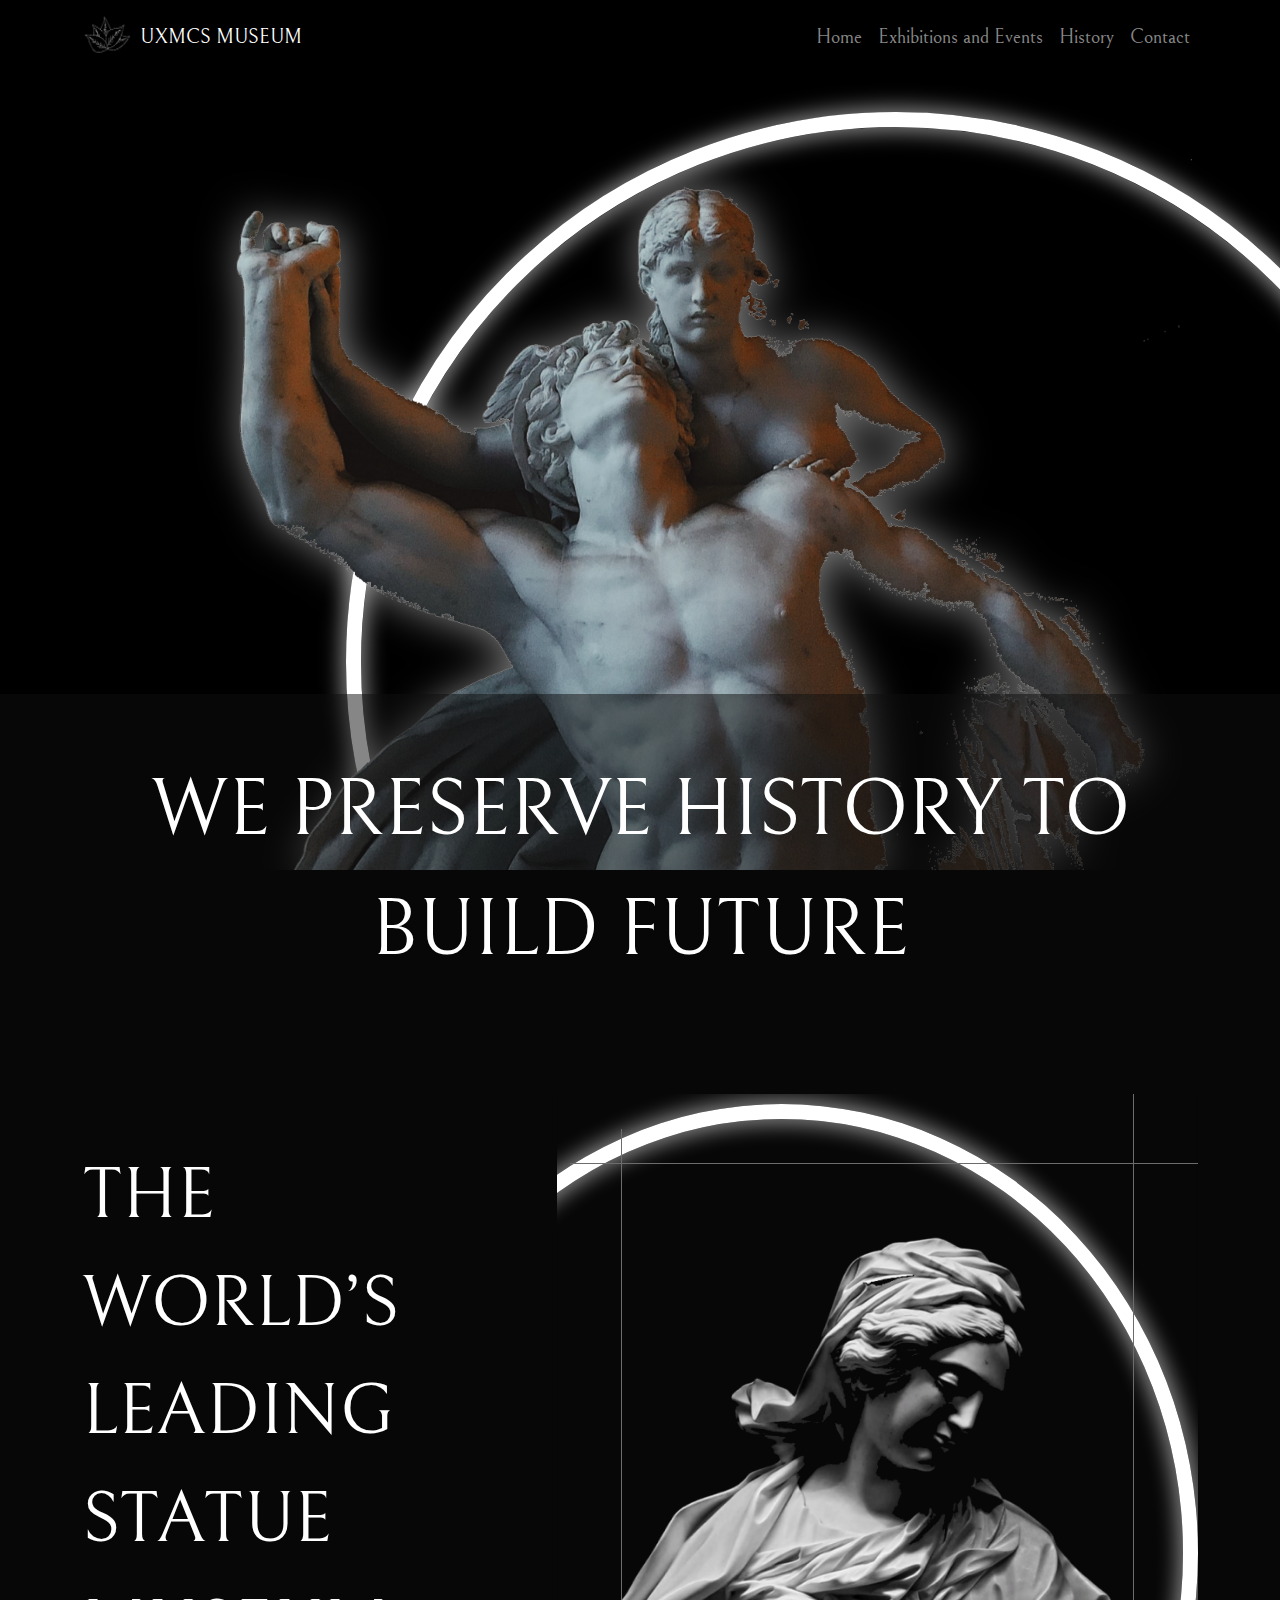
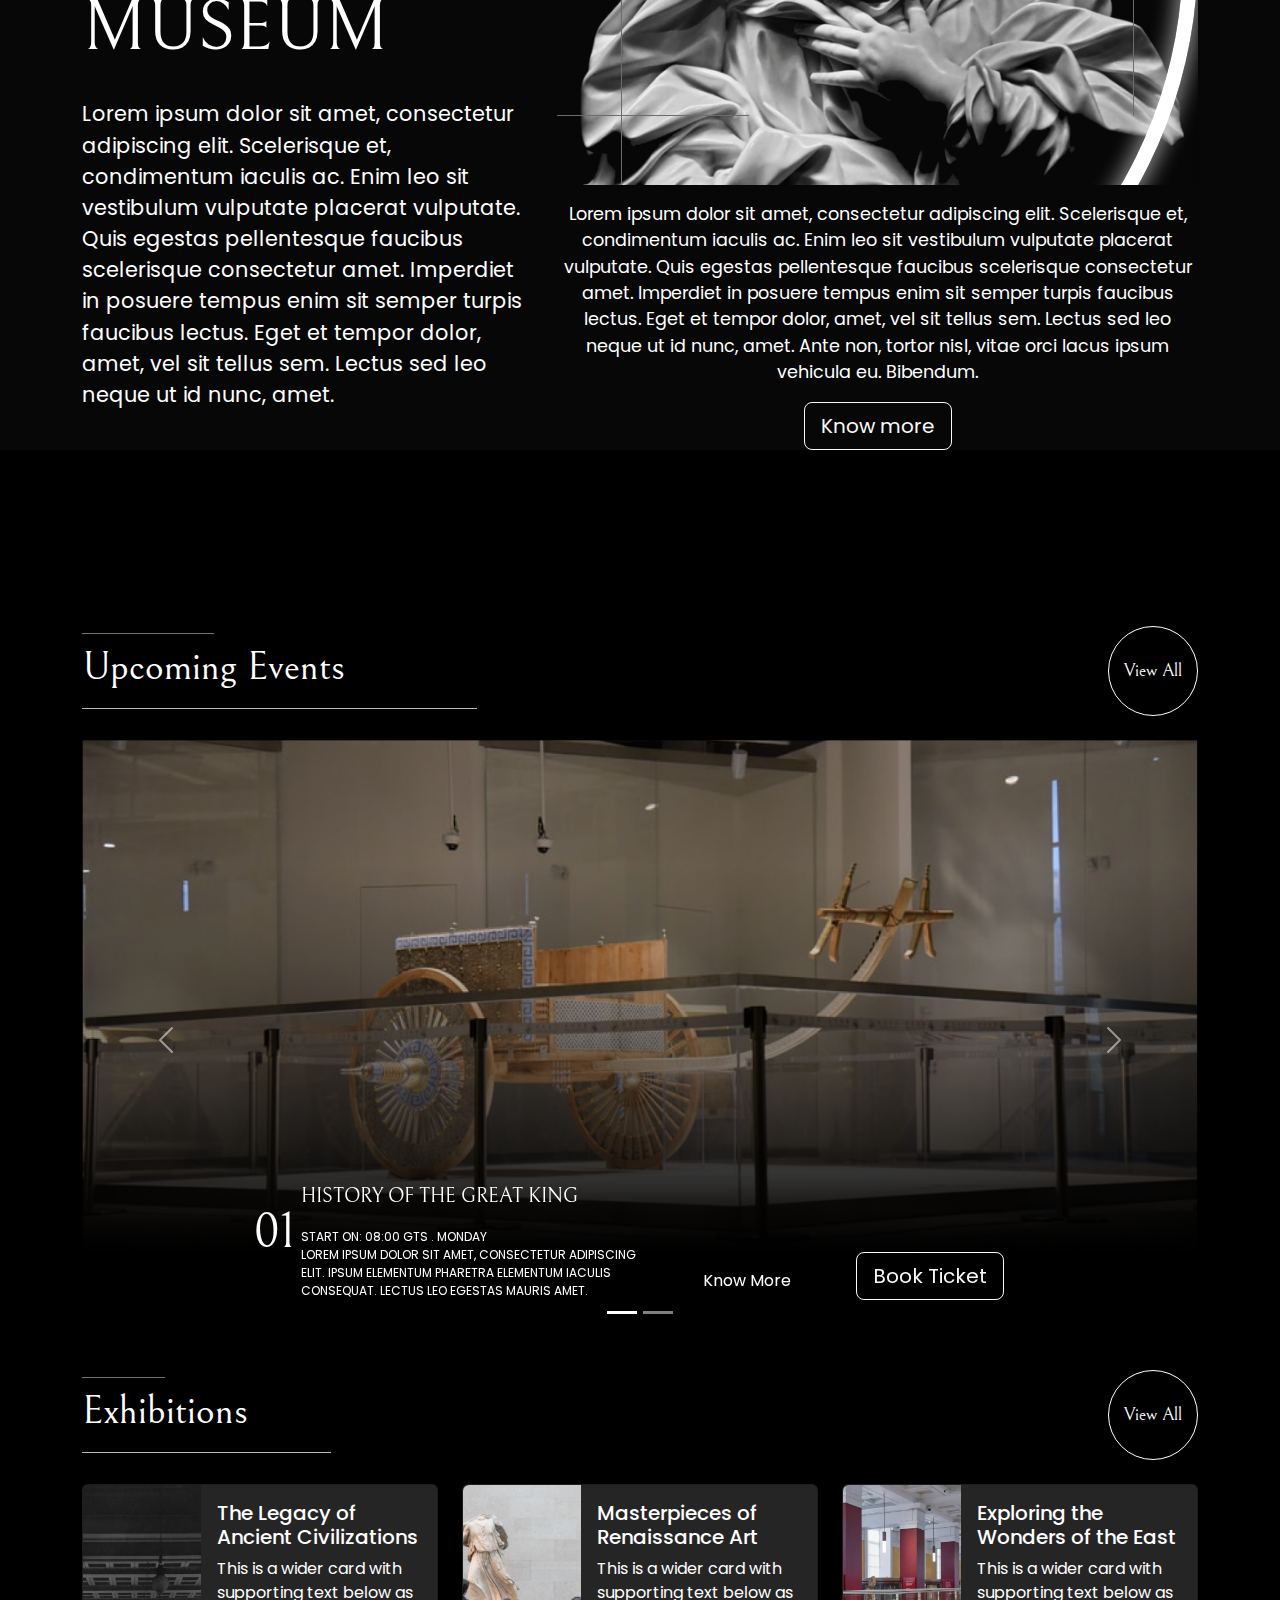
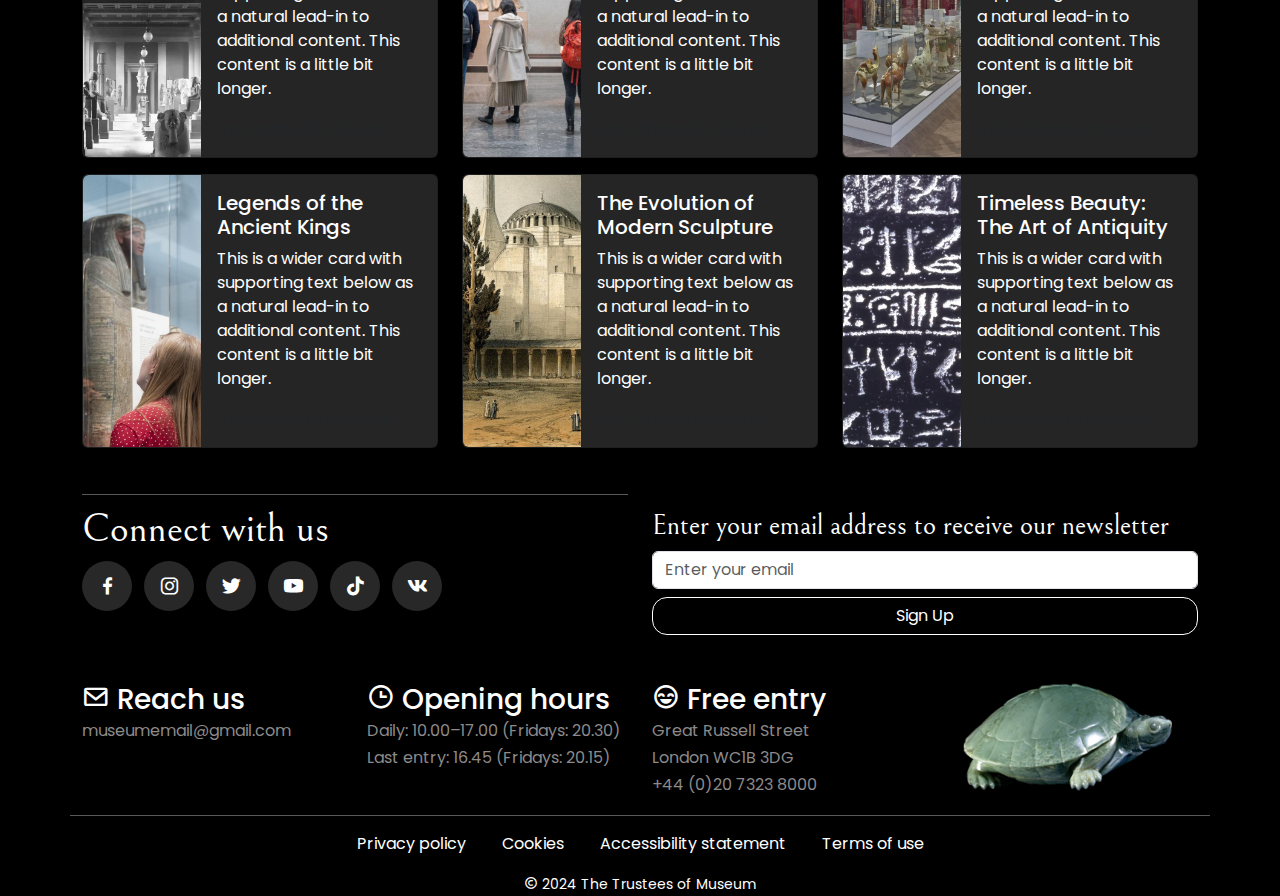
<file: index.html>
<!doctype html>
<html lang="en">
	<head>
		<meta charset="utf-8">
		<meta name="viewport" content="width=device-width, initial-scale=1">
		<title>Museum Home</title>
		<link href="https://cdn.jsdelivr.net/npm/bootstrap@5.3.3/dist/css/bootstrap.min.css" rel="stylesheet" integrity="sha384-QWTKZyjpPEjISv5WaRU9OFeRpok6YctnYmDr5pNlyT2bRjXh0JMhjY6hW+ALEwIH" crossorigin="anonymous">
		<link href='https://unpkg.com/boxicons@2.1.4/css/boxicons.min.css' rel='stylesheet'>
		<link rel="stylesheet" href="css/main.css">
		<link rel="stylesheet" href="css/footer_nav.css">
	</head>
	<body>
		<header>
			<nav class="navbar navbar-expand-lg navbar-dark fixed-top">
                <div class="container">
                    <a class="navbar-brand d-flex align-items-center" href="index.html">
                        <img src="src/Logo.png" alt="Logo" width="50" height="50" class="me-2">
                        UXMCS MUSEUM
                    </a>
                    <button class="navbar-toggler" type="button" data-bs-toggle="collapse" data-bs-target="#navbarNav" aria-controls="navbarNav" aria-expanded="false" aria-label="Toggle navigation">
                        <span class="navbar-toggler-icon"></span>
                    </button>
                    <div class="collapse navbar-collapse" id="navbarNav">
                        <ul class="navbar-nav ms-auto">
                            <li class="nav-item">
                                <a class="nav-link" href="index.html">Home</a>
                            </li>
                            <li class="nav-item">
                                <a class="nav-link" href="exhibitions_and_events.html">Exhibitions and Events</a>
                            </li>
                            <li class="nav-item">
                                <a class="nav-link" href="history.html">History</a>
                            </li>
                            <li class="nav-item">
                                <a class="nav-link" href="contacts.html">Contact</a>
                            </li>
                        </ul>
                    </div>
                </div>
            </nav>
		</header>
		<main>
			<section id="statue">
				<div class="container">
					<div class="header__circle circle"></div>
					<img src="src/header-statue1.png" alt="" class="header__statue">
				</div>
			</section>
			<section id="about">
                <div class="container">
					<div class="intro text-center mb-5">
						WE PRESERVE HISTORY TO <br> BUILD FUTURE
					</div>
					<div class="row">
						<!-- Left side content -->
						<div class="col-lg-5 mb-4 mb-lg-0 pt-5">
							<div class="heading mb-3 ">THE WORLD’S LEADING STATUE MUSEUM</div>
							<div class="text-under-heading">
								Lorem ipsum dolor sit amet, consectetur adipiscing elit. Scelerisque et, condimentum iaculis ac. Enim leo sit vestibulum vulputate placerat vulputate. Quis egestas pellentesque faucibus scelerisque consectetur amet. Imperdiet in posuere tempus enim sit semper turpis faucibus lectus. Eget et tempor dolor, amet, vel sit tellus sem. Lectus sed leo neque ut id nunc, amet.
							</div>
						</div>
			
						<!-- Right side content -->
						<div class="col-lg-7">
							<div class="img-about position-relative">
								<div class="line-1"></div>
								<div class="line-2"></div>
								<div class="line-3"></div>
								<div class="line-4"></div>
								<img src="src/Image 10.png" alt="" class="img-fluid">
								<div class="circle circle_about position-absolute"></div>
							</div>
							<div class="text-under-image mt-3">
								Lorem ipsum dolor sit amet, consectetur adipiscing elit. Scelerisque et, condimentum iaculis ac. Enim leo sit vestibulum vulputate placerat vulputate. Quis egestas pellentesque faucibus scelerisque consectetur amet. Imperdiet in posuere tempus enim sit semper turpis faucibus lectus. Eget et tempor dolor, amet, vel sit tellus sem. Lectus sed leo neque ut id nunc, amet. Ante non, tortor nisl, vitae orci lacus ipsum vehicula eu. Bibendum.
							</div>
							<button type="button" class="btn btn-outline-light btn-lg mt-3" onclick="window.location.href='history.html'">Know more</button>
						</div>
					</div>
				</div>
            </section>
			<section id="events">
				<div class="container">
					<div class="events_heading d-flex justify-content-between align-items-center mb-4">
						<div class="heading_text">
							<div class="heading_line_top"></div>
							<div class="h1">Upcoming Events</div>
							<div class="heading_line_bottom"></div>
						</div>
						<button class="btn btn-dark view" onclick="window.location.href='exhibitions_and_events.html'">View All</button>
					</div>
			
					<div id="carouselExampleCaptions" class="carousel slide">
						<div class="carousel-indicators">
							<button type="button" data-bs-target="#carouselExampleCaptions" data-bs-slide-to="0" class="active" aria-current="true" aria-label="Slide 1"></button>
							<button type="button" data-bs-target="#carouselExampleCaptions" data-bs-slide-to="1" aria-label="Slide 2"></button>
						</div>
						<div class="carousel-inner">
							<div class="carousel-item active">
								<img src="src/slide_1_bg.png" class="d-block w-100" alt="...">
								<div class="carousel-caption  d-md-block">
									<div class="d-grid">
										<div class="info_container">
											<p class="event-number">01</p>
											<div class="inscription">
												<p>HISTORY OF THE GREAT KING</p>
												<div class="date">START ON: 08:00 GTS . MONDAY</div>
												<div class="description d-none d-md-block">
													LOREM IPSUM DOLOR SIT AMET, CONSECTETUR ADIPISCING ELIT. IPSUM ELEMENTUM PHARETRA ELEMENTUM IACULIS CONSEQUAT. LECTUS LEO EGESTAS MAURIS AMET.
												</div>
											</div>
										</div>
										<div class="click_container ms-4">
											<a href="#" class="btn btn-link" target="_blank">Know More</a>
											<button type="button" class="btn btn-outline-light btn-lg mt-3">Book Ticket</button>
										</div>
									</div>
								</div>
							</div>
							<div class="carousel-item">
								<img src="src/slide_2_bg.png" class="d-block w-100" alt="...">
								<div class="carousel-caption  d-md-block">
									<div class="d-grid">
										<div class="info_container">
											<p class="event-number">02</p>
											<div class="inscription">
												<p>HISTORY OF CHINA</p>
												<div class="date">START ON: 12:00 GTS . FRIDAY</div>
												<div class="description d-none d-md-block" >
													LOREM IPSUM DOLOR SIT AMET, CONSECTETUR ADIPISCING ELIT. IPSUM ELEMENTUM PHARETRA ELEMENTUM IACULIS CONSEQUAT. LECTUS LEO EGESTAS MAURIS AMET.
												</div>
											</div>
										</div>
										<div class="click_container ms-4">
											<a href="#" class="btn btn-link" target="_blank">Know More</a>
											<button type="button" class="btn btn-outline-light btn-lg mt-3">Book Ticket</button>
										</div>
									</div>
								</div>
							</div>
						</div>
						<button class="carousel-control-prev" type="button" data-bs-target="#carouselExampleCaptions" data-bs-slide="prev">
							<span class="carousel-control-prev-icon" aria-hidden="true"></span>
							<span class="visually-hidden">Previous</span>
						</button>
						<button class="carousel-control-next" type="button" data-bs-target="#carouselExampleCaptions" data-bs-slide="next">
							<span class="carousel-control-next-icon" aria-hidden="true"></span>
							<span class="visually-hidden">Next</span>
						</button>
					  </div>
				</div>
			</section>
			<section id="exhibitions">
				<div class="container">
					<div class="events_heading d-flex justify-content-between align-items-center mb-4">
						<div class="heading_text">
							<div class="heading_line_top"></div>
							<div class="h1">Exhibitions</div>
							<div class="heading_line_bottom"></div>
						</div>
						<button class="btn btn-dark view" onclick="window.location.href='exhibitions_and_events.html'">View All</button>
					</div>

					<div class="row">
						<div class="col-md-4">
							<div class="card mb-3" style="max-width: 540px;">
								<div class="row g-0">
									<div class="col-lg-4">
										<img src="src/event_full_pictures/image_03.webp" class="img-fluid rounded-start" alt="...">
									</div>
									<div class="col-lg-8">
										<div class="card-body">
										<h5 class="card-title">The Legacy of Ancient Civilizations</h5>
										<p class="card-text">This is a wider card with supporting text below as a natural lead-in to additional content. This content is a little bit longer.</p>
										<p class="card-text"><small class="text-body-secondary">Last updated 3 mins ago</small></p>
										</div>
									</div>
								</div>
							</div>
						</div>
						<div class="col-md-4">
							<div class="card mb-3" style="max-width: 540px;">
								<div class="row g-0">
									<div class="col-lg-4">
										<img src="src/event_full_pictures/image_04.webp" class="img-fluid rounded-start" alt="...">
									</div>
									<div class="col-lg-8">
										<div class="card-body">
										<h5 class="card-title">Masterpieces of Renaissance Art</h5>
										<p class="card-text">This is a wider card with supporting text below as a natural lead-in to additional content. This content is a little bit longer.</p>
										<p class="card-text"><small class="text-body-secondary">Last updated 3 mins ago</small></p>
										</div>
									</div>
								</div>
							</div>
						</div>
						<div class="col-md-4">
							<div class="card mb-3" style="max-width: 540px;">
								<div class="row g-0">
									<div class="col-lg-4">
										<img src="src/event_full_pictures/image_05.webp" class="img-fluid rounded-start" alt="...">
									</div>
									<div class="col-lg-8">
										<div class="card-body">
										<h5 class="card-title">Exploring the Wonders of the East</h5>
										<p class="card-text">This is a wider card with supporting text below as a natural lead-in to additional content. This content is a little bit longer.</p>
										<p class="card-text"><small class="text-body-secondary">Last updated 3 mins ago</small></p>
										</div>
									</div>
								</div>
							</div>
						</div>
						<div class="col-md-4">
							<div class="card mb-3" style="max-width: 540px;">
								<div class="row g-0">
									<div class="col-lg-4">
										<img src="src/event_full_pictures/image_06.webp" class="img-fluid rounded-start" alt="...">
									</div>
									<div class="col-lg-8">
										<div class="card-body">
										<h5 class="card-title">Legends of the Ancient Kings</h5>
										<p class="card-text">This is a wider card with supporting text below as a natural lead-in to additional content. This content is a little bit longer.</p>
										<p class="card-text"><small class="text-body-secondary">Last updated 3 mins ago</small></p>
										</div>
									</div>
								</div>
							</div>
						</div>
						<div class="col-md-4">
							<div class="card mb-3" style="max-width: 540px;">
								<div class="row g-0">
									<div class="col-lg-4">
										<img src="src/event_full_pictures/image_07.webp" class="img-fluid rounded-start" alt="...">
									</div>
									<div class="col-lg-8">
										<div class="card-body">
										<h5 class="card-title">The Evolution of Modern Sculpture</h5>
										<p class="card-text">This is a wider card with supporting text below as a natural lead-in to additional content. This content is a little bit longer.</p>
										<p class="card-text"><small class="text-body-secondary">Last updated 3 mins ago</small></p>
										</div>
									</div>
								</div>
							</div>
						</div>
						<div class="col-md-4">
							<div class="card mb-3" style="max-width: 540px;">
								<div class="row g-0">
									<div class="col-lg-4">
										<img src="src/event_full_pictures/image_08.webp" class="img-fluid rounded-start" alt="...">
									</div>
									<div class="col-lg-8">
										<div class="card-body">
										<h5 class="card-title">Timeless Beauty: The Art of Antiquity</h5>
										<p class="card-text">This is a wider card with supporting text below as a natural lead-in to additional content. This content is a little bit longer.</p>
										<p class="card-text"><small class="text-body-secondary">Last updated 3 mins ago</small></p>
										</div>
									</div>
								</div>
							</div>
						</div>
						
					</div>
				</div>
			</section>
		</main>
		<footer>
			<div class="container">
				<div class="footer_container">
					<div class="row mb-4">
						<!-- Social Media Section -->
						<div class="col-lg-6 mb-4">
							<div class="social_media">
								<p class="h1">Connect with us</p>
								<ul class="list-inline">
									<li class="list-inline-item">
										<a href="">
											<i class='bx bxl-facebook'></i>
										</a>
									</li>
									<li class="list-inline-item">
										<a href="">
											<i class='bx bxl-instagram'></i>
										</a>
									</li>
									<li class="list-inline-item">
										<a href="">
											<i class='bx bxl-twitter'></i>
										</a>
									</li>
									<li class="list-inline-item">
										<a href="">
											<i class='bx bxl-youtube'></i>
										</a>
									</li>
									<li class="list-inline-item">
										<a href="">
											<i class='bx bxl-tiktok'></i>
										</a>
									</li>
									<li class="list-inline-item">
										<a href="">
											<i class='bx bxl-vk'></i>
										</a>
									</li>
								</ul>
							</div>
						</div>
		
						<!-- Newsletter Section -->
						<div class="col-lg-6 mb-4">
							<div class="newsletter">
								<p class="h3 mb-2 mt-3">Enter your email address to receive our newsletter</p>
								<div class="email_container">
									<input type="email" id="email" class="form-control mb-2" placeholder="Enter your email">
									<button id="sign_up" class="btn w-100">Sign Up</button>
								</div>
							</div>
						</div>
					</div>
		
					<!-- Footer Bottom Part -->
					<div class="row text-white footer_bottom">

						<div class="col-md-3 footer_bottom_section">
							<h3><i class='bx bx-envelope'></i> Reach us</h3>
							<p>museumemail@gmail.com</p>
						</div>

						<div class="col-md-3 footer_bottom_section">
							<h3><i class='bx bx-time'></i> Opening hours</h3>
							<p>Daily: 10.00–17.00 (Fridays: 20.30)</p>
							<p>Last entry: 16.45 (Fridays: 20.15)</p>
						</div>

						<div class="col-md-3 footer_bottom_section">
							<h3><i class='bx bx-happy-beaming'></i> Free entry</h3>
							<p>Great Russell Street</p>
							<p>London WC1B 3DG</p>
							<p>+44 (0)20 7323 8000</p>
						</div>
						<div class="col-3 text-center">
							<img src="src/footer-turtle.webp" alt="Turtle Image" class="img-fluid mb-4">
						</div>
					</div>
					<!-- Under Footer Section -->
					<div class="under_footer text-center">
						<div class="links mb-3 mt-3">
							<a href="#" class="mx-3">Privacy policy</a>
							<a href="#" class="mx-3">Cookies</a>
							<a href="#" class="mx-3">Accessibility statement</a>
							<a href="#" class="mx-3">Terms of use</a>
						</div>
						<span><i class='bx bx-copyright'></i> 2024 The Trustees of Museum</span>
					</div>
				</div>
			</div>
		</footer>
		<script src="https://cdn.jsdelivr.net/npm/bootstrap@5.3.3/dist/js/bootstrap.bundle.min.js" integrity="sha384-YvpcrYf0tY3lHB60NNkmXc5s9fDVZLESaAA55NDzOxhy9GkcIdslK1eN7N6jIeHz" crossorigin="anonymous"></script>
	</body>
</html>
</file>
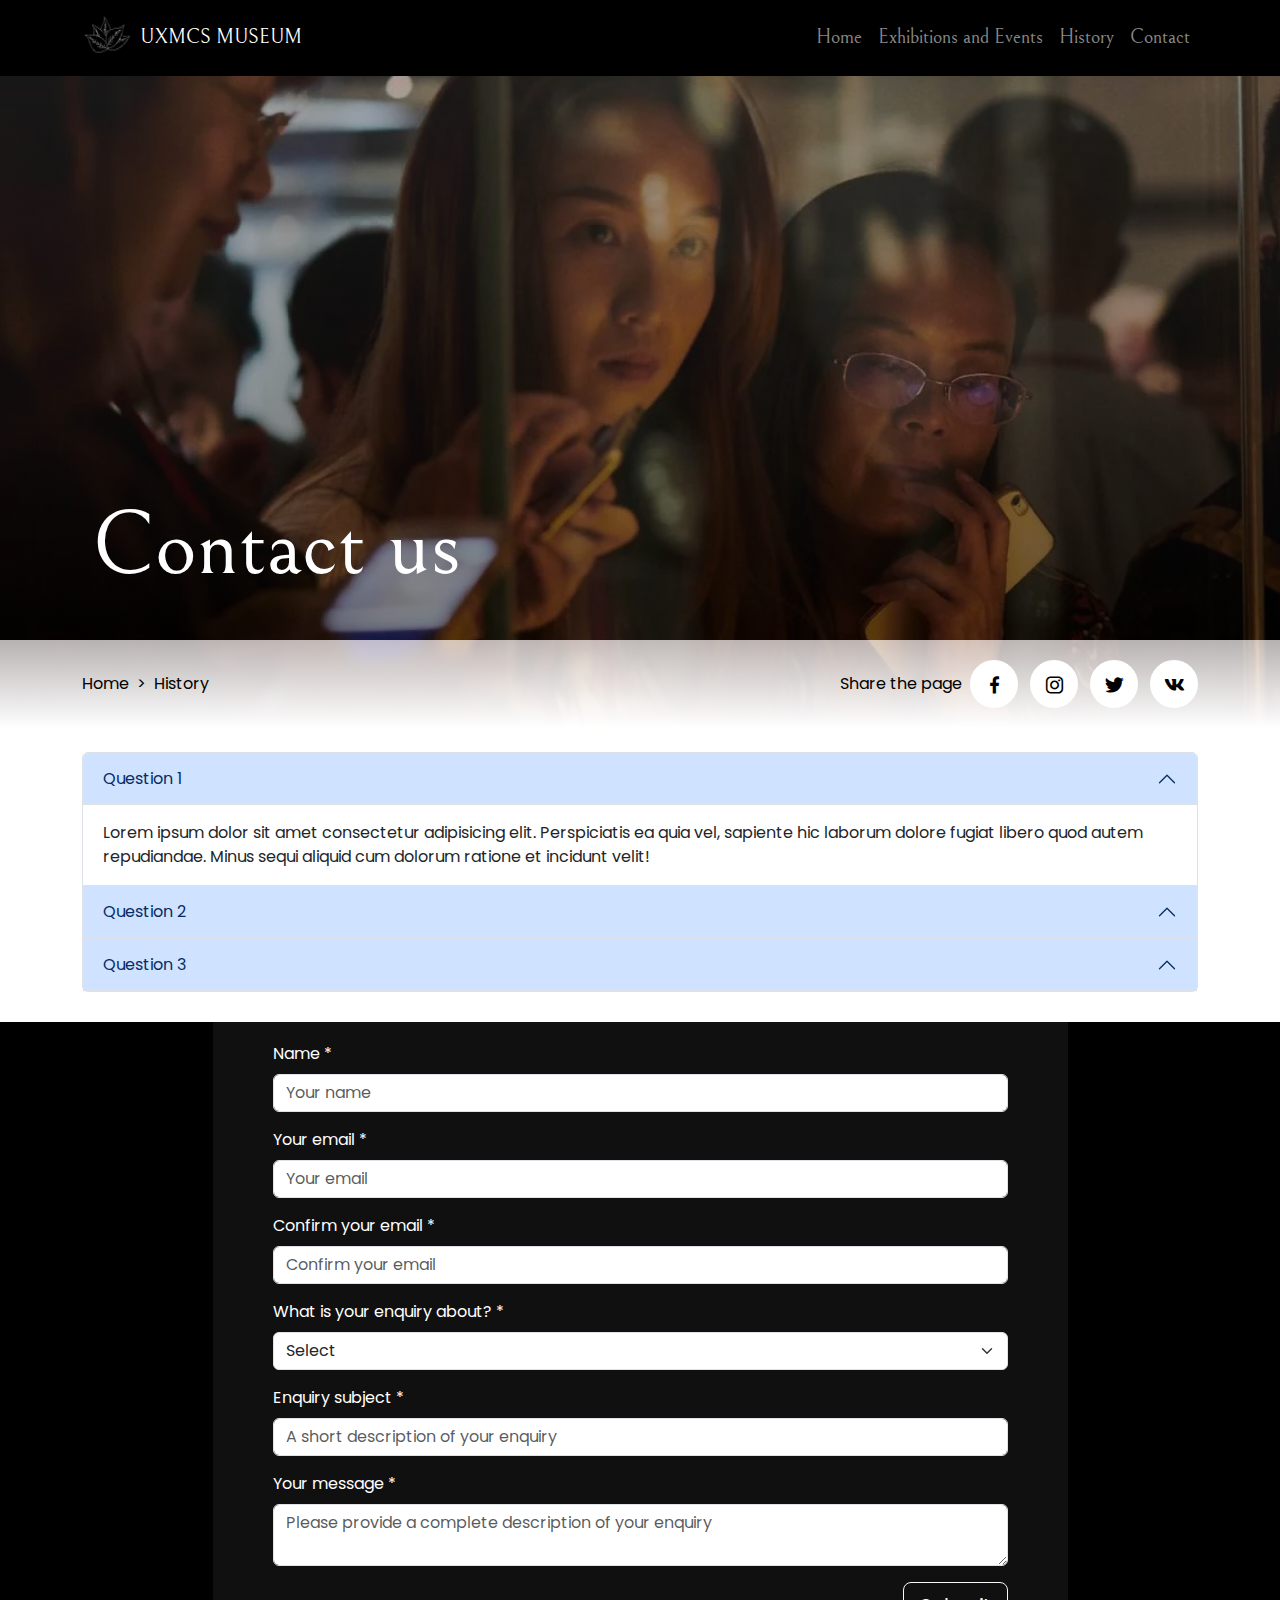
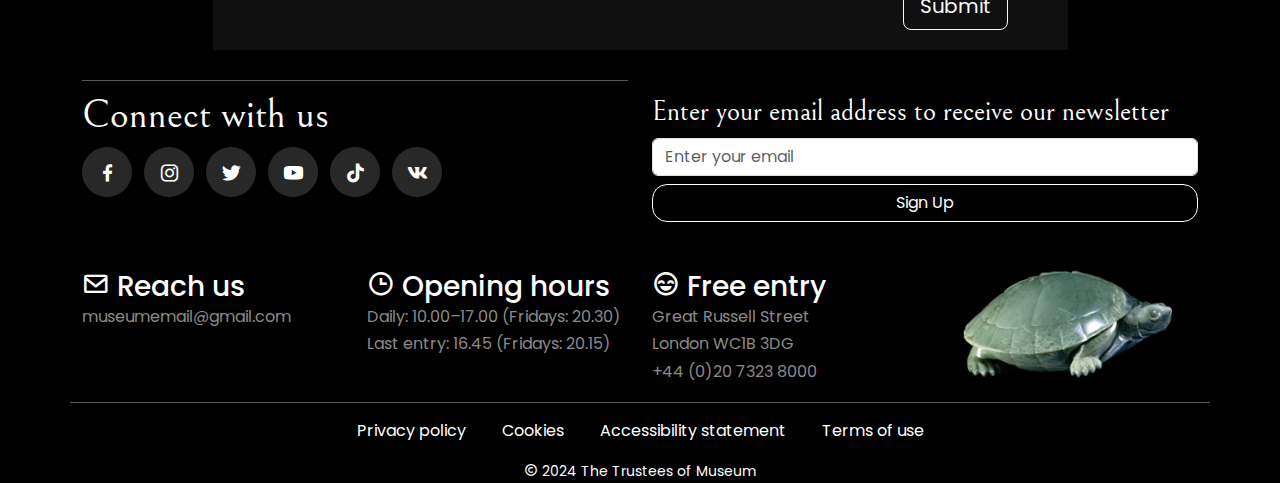
<file: contacts.html>
<!DOCTYPE html>
<html lang="en">
<head>
    <meta charset="utf-8">
	<meta name="viewport" content="width=device-width, initial-scale=1">
	<title>Contact Us</title>
	<link href="https://cdn.jsdelivr.net/npm/bootstrap@5.3.3/dist/css/bootstrap.min.css" rel="stylesheet" integrity="sha384-QWTKZyjpPEjISv5WaRU9OFeRpok6YctnYmDr5pNlyT2bRjXh0JMhjY6hW+ALEwIH" crossorigin="anonymous">
	<link href='https://unpkg.com/boxicons@2.1.4/css/boxicons.min.css' rel='stylesheet'>
	<link rel="stylesheet" href="css/footer_nav.css">
	<link rel="stylesheet" href="css/contact.css">
</head>
<body>
    <header>
        <nav class="navbar navbar-expand-lg navbar-dark fixed-top">
            <div class="container">
                <a class="navbar-brand d-flex align-items-center" href="index.html">
                    <img src="src/Logo.png" alt="Logo" width="50" height="50" class="me-2">
                    UXMCS MUSEUM
                </a>
                <button class="navbar-toggler" type="button" data-bs-toggle="collapse" data-bs-target="#navbarNav" aria-controls="navbarNav" aria-expanded="false" aria-label="Toggle navigation">
                    <span class="navbar-toggler-icon"></span>
                </button>
                <div class="collapse navbar-collapse" id="navbarNav">
                    <ul class="navbar-nav ms-auto">
                        <li class="nav-item">
                            <a class="nav-link" href="index.html">Home</a>
                        </li>
                        <li class="nav-item">
                            <a class="nav-link" href="exhibitions_and_events.html">Exhibitions and Events</a>
                        </li>
                        <li class="nav-item">
                            <a class="nav-link" href="history.html">History</a>
                        </li>
                        <li class="nav-item">
                            <a class="nav-link" href="contacts.html">Contact</a>
                        </li>
                    </ul>
                </div>
            </div>
        </nav>
        <div class="container">
            <div class="header_container">
                <div class="blackout"></div>
                <p>Contact us</p>
            </div>
        </div>
    </header>
    <main>
        <section id="worms">
            <div class="container">
                <div class="row justify-content-between align-items-center">
                    <div class="col-auto">
                        <div class="d-flex align-items-center worms_themselves">
                            <a href="">Home</a>
                            <span class="mx-2">></span>
                            <a href="">History</a>
                        </div>
                    </div>
                    <div class="col-auto d-none d-md-flex">
                        <div class="d-flex align-items-center">
                            <p class="mb-0 me-2">Share the page</p>
                            <ul class="list-inline mb-0">
                                <li class="list-inline-item">
                                    <a href="">
                                        <i class="bx bxl-facebook"></i>
                                    </a>
                                </li>
                                <li class="list-inline-item">
                                    <a href="">
                                        <i class="bx bxl-instagram"></i>
                                    </a>
                                </li>
                                <li class="list-inline-item">
                                    <a href="">
                                        <i class="bx bxl-twitter"></i>
                                    </a>
                                </li>
                                <li class="list-inline-item">
                                    <a href="">
                                        <i class="bx bxl-vk"></i>
                                    </a>
                                </li>
                            </ul>
                        </div>
                    </div>
                </div>
            </div>
        </section>
        <section id="faq">
            <div class="container">
                <div class="faq_container">
                    <span class="heading">FAQs</span>
                    
                    <!-- Accordion -->
                    <div class="accordion" id="accordionExample">
                        <!-- Accordion Item 1 -->
                        <div class="accordion-item">
                            <h2 class="accordion-header" id="headingOne">
                                <button class="accordion-button" type="button" data-bs-toggle="collapse" data-bs-target="#collapseOne" aria-expanded="true" aria-controls="collapseOne">
                                    <span>Question 1</span>
                                </button>
                            </h2>
                            <div id="collapseOne" class="accordion-collapse collapse show" aria-labelledby="headingOne" data-bs-parent="#accordionExample">
                                <div class="accordion-body">
                                    Lorem ipsum dolor sit amet consectetur adipisicing elit. Perspiciatis ea quia vel, sapiente hic laborum dolore fugiat libero quod autem repudiandae. Minus sequi aliquid cum dolorum ratione et incidunt velit!
                                </div>
                            </div>
                        </div>
                        
                        <!-- Accordion Item 2 -->
                        <div class="accordion-item">
                            <h2 class="accordion-header" id="headingTwo">
                                <button class="accordion-button" type="button" data-bs-toggle="collapse" data-bs-target="#collapseTwo" aria-expanded="false" aria-controls="collapseTwo">
                                    <span>Question 2</span>
                                </button>
                            </h2>
                            <div id="collapseTwo" class="accordion-collapse collapse" aria-labelledby="headingTwo" data-bs-parent="#accordionExample">
                                <div class="accordion-body">
                                    Lorem ipsum dolor sit amet consectetur adipisicing elit. At nihil a, dignissimos eos animi possimus labore odit adipisci doloribus reprehenderit sunt tempore soluta dolores repellendus modi deleniti, molestias minima delectus? Ullam provident maxime, totam itaque dolore fuga id qui vitae aspernatur maiores, vero dignissimos dolorem iure explicabo consectetur ratione natus!
                                </div>
                            </div>
                        </div>
                        
                        <!-- Accordion Item 3 -->
                        <div class="accordion-item">
                            <h2 class="accordion-header" id="headingThree">
                                <button class="accordion-button" type="button" data-bs-toggle="collapse" data-bs-target="#collapseThree" aria-expanded="false" aria-controls="collapseThree">
                                    <span>Question 3</span>
                                </button>
                            </h2>
                            <div id="collapseThree" class="accordion-collapse collapse" aria-labelledby="headingThree" data-bs-parent="#accordionExample">
                                <div class="accordion-body">
                                    Lorem ipsum dolor sit amet consectetur adipisicing elit. Ex, quod mollitia sed qui nisi esse nam veniam tempora voluptate tenetur suscipit? In enim consequatur magnam eaque iste corrupti quae error, eligendi quaerat voluptates nihil totam maxime labore? Sint numquam veritatis aliquam ratione, dolores consequatur animi similique. Doloribus, dolore sequi. Beatae laborum totam ipsum, earum rem error ea, similique possimus veritatis, doloribus tenetur. Quos esse nihil adipisci sequi, hic dolor temporibus doloribus porro vel odio fugiat, vero nam nemo earum possimus consectetur. Odit corporis atque ea voluptate iusto nemo? Ipsam deserunt sapiente blanditiis asperiores. Doloremque saepe numquam provident ducimus perferendis facere fugiat, repellat ipsam voluptatibus totam ipsa dignissimos modi minus sapiente aspernatur deserunt beatae eligendi tempora fuga, iusto accusantium quibusdam voluptates voluptas nam! Repellat quis odit nam minus? Fugit mollitia sunt reprehenderit ullam, ab magnam excepturi. Aliquid, mollitia beatae modi maxime quam sit repudiandae quos, cum explicabo placeat, voluptatibus dignissimos. Reprehenderit?
                                </div>
                            </div>
                        </div>
                    </div>
                </div>
            </div>
        </section>
        <section id="mail_form">
            <div class="container">
                <div class="mail_container row justify-content-center">
                    <form id="form_container" class="col-lg-9 d-flex">
                        <div class="mb-3">
                            <label for="name" class="form-label">Name *</label>
                            <input type="text" class="form-control" id="name" placeholder="Your name" required>
                        </div>
        
                        <div class="mb-3">
                            <label for="email_form" class="form-label">Your email *</label>
                            <input type="email" class="form-control" id="email_form" placeholder="Your email" required>
                        </div>
        
                        <div class="mb-3">
                            <label for="email_confirm" class="form-label">Confirm your email *</label>
                            <input type="email" class="form-control" id="email_confirm" placeholder="Confirm your email" required>
                        </div>
        
                        <div class="mb-3">
                            <label for="select_enquiry" class="form-label">What is your enquiry about? *</label>
                            <select class="form-select" id="select_enquiry" required>
                                <option value="" selected>Select</option>
                                <option value="1">Sculpture</option>
                                <option value="2">Visit</option>
                                <option value="3">Product</option>
                                <option value="4">Ticket</option>
                            </select>
                        </div>
        
                        <div class="mb-3">
                            <label for="subject" class="form-label">Enquiry subject *</label>
                            <input type="text" class="form-control" id="subject" placeholder="A short description of your enquiry" required>
                        </div>
        
                        <div class="mb-3">
                            <label for="message" class="form-label">Your message *</label>
                            <textarea class="form-control" id="message" placeholder="Please provide a complete description of your enquiry" required></textarea>
                        </div>
        
                        <button type="submit" class="btn btn-outline-light btn-lg" id="submit">
                            Submit
                        </button>
                    </form>
                </div>
            </div>
        </section>
    </main>
    <footer>
        <div class="container">
            <div class="footer_container">
                <div class="row mb-4">
                    <!-- Social Media Section -->
                    <div class="col-lg-6 mb-4">
                        <div class="social_media">
                            <p class="h1">Connect with us</p>
                            <ul class="list-inline">
                                <li class="list-inline-item">
                                    <a href="">
                                        <i class='bx bxl-facebook'></i>
                                    </a>
                                </li>
                                <li class="list-inline-item">
                                    <a href="">
                                        <i class='bx bxl-instagram'></i>
                                    </a>
                                </li>
                                <li class="list-inline-item">
                                    <a href="">
                                        <i class='bx bxl-twitter'></i>
                                    </a>
                                </li>
                                <li class="list-inline-item">
                                    <a href="">
                                        <i class='bx bxl-youtube'></i>
                                    </a>
                                </li>
                                <li class="list-inline-item">
                                    <a href="">
                                        <i class='bx bxl-tiktok'></i>
                                    </a>
                                </li>
                                <li class="list-inline-item">
                                    <a href="">
                                        <i class='bx bxl-vk'></i>
                                    </a>
                                </li>
                            </ul>
                        </div>
                    </div>
    
                    <!-- Newsletter Section -->
                    <div class="col-lg-6 mb-4">
                        <div class="newsletter">
                            <p class="h3 mb-2 mt-3">Enter your email address to receive our newsletter</p>
                            <div class="email_container">
                                <input type="email" id="email" class="form-control mb-2" placeholder="Enter your email">
                                <button id="sign_up" class="btn w-100">Sign Up</button>
                            </div>
                        </div>
                    </div>
                </div>
    
                <!-- Footer Bottom Part -->
                <div class="row text-white footer_bottom">

                    <div class="col-md-3 footer_bottom_section">
                        <h3><i class='bx bx-envelope'></i> Reach us</h3>
                        <p>museumemail@gmail.com</p>
                    </div>

                    <div class="col-md-3 footer_bottom_section">
                        <h3><i class='bx bx-time'></i> Opening hours</h3>
                        <p>Daily: 10.00–17.00 (Fridays: 20.30)</p>
                        <p>Last entry: 16.45 (Fridays: 20.15)</p>
                    </div>

                    <div class="col-md-3 footer_bottom_section">
                        <h3><i class='bx bx-happy-beaming'></i> Free entry</h3>
                        <p>Great Russell Street</p>
                        <p>London WC1B 3DG</p>
                        <p>+44 (0)20 7323 8000</p>
                    </div>
                    <div class="col-3 text-center">
                        <img src="src/footer-turtle.webp" alt="Turtle Image" class="img-fluid mb-4">
                    </div>
                </div>
                <!-- Under Footer Section -->
                <div class="under_footer text-center">
                    <div class="links pb-3 mt-3">
                        <a href="#" class="mx-3">Privacy policy</a>
                        <a href="#" class="mx-3">Cookies</a>
                        <a href="#" class="mx-3">Accessibility statement</a>
                        <a href="#" class="mx-3">Terms of use</a>
                    </div>
                    <span><i class='bx bx-copyright'></i> 2024 The Trustees of Museum</span>
                </div>
            </div>
        </div>
    </footer>
    <script src="https://cdn.jsdelivr.net/npm/bootstrap@5.3.3/dist/js/bootstrap.bundle.min.js" integrity="sha384-YvpcrYf0tY3lHB60NNkmXc5s9fDVZLESaAA55NDzOxhy9GkcIdslK1eN7N6jIeHz" crossorigin="anonymous"></script>
</body>
</html>
</file>
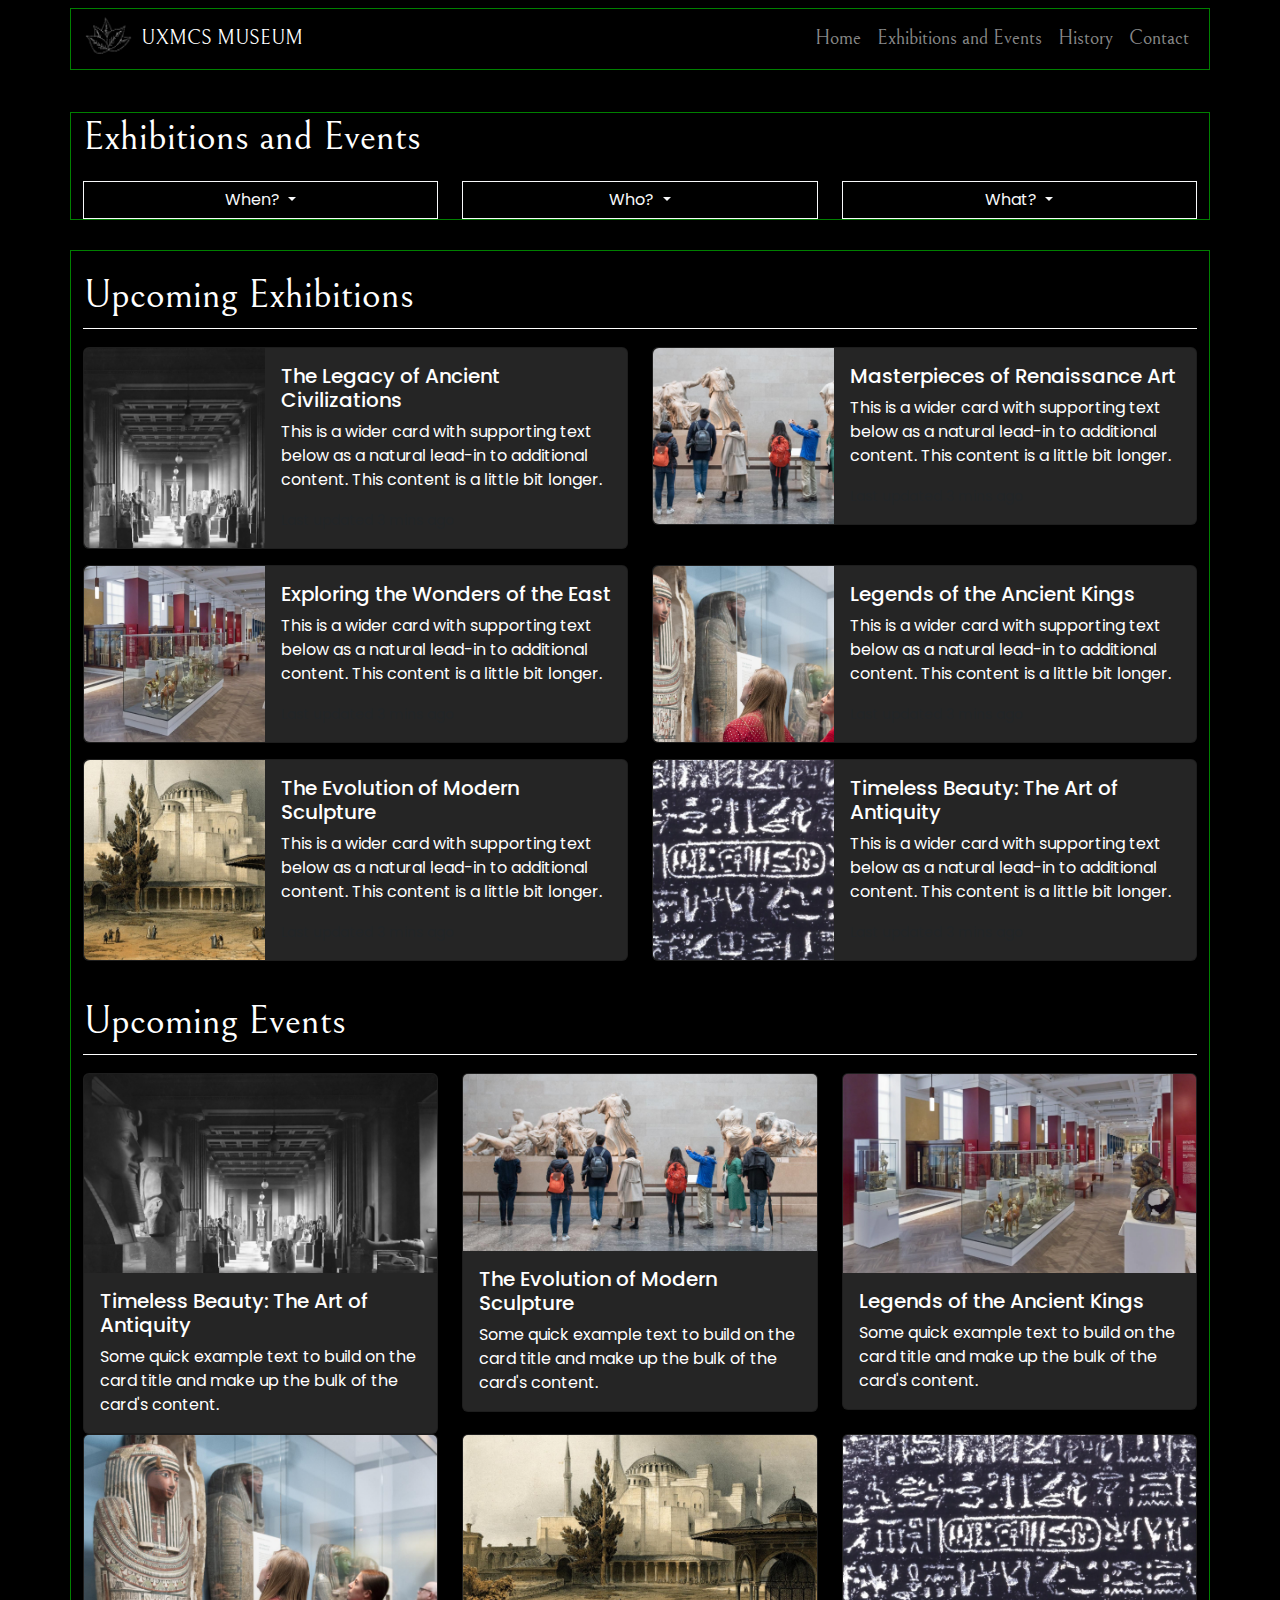
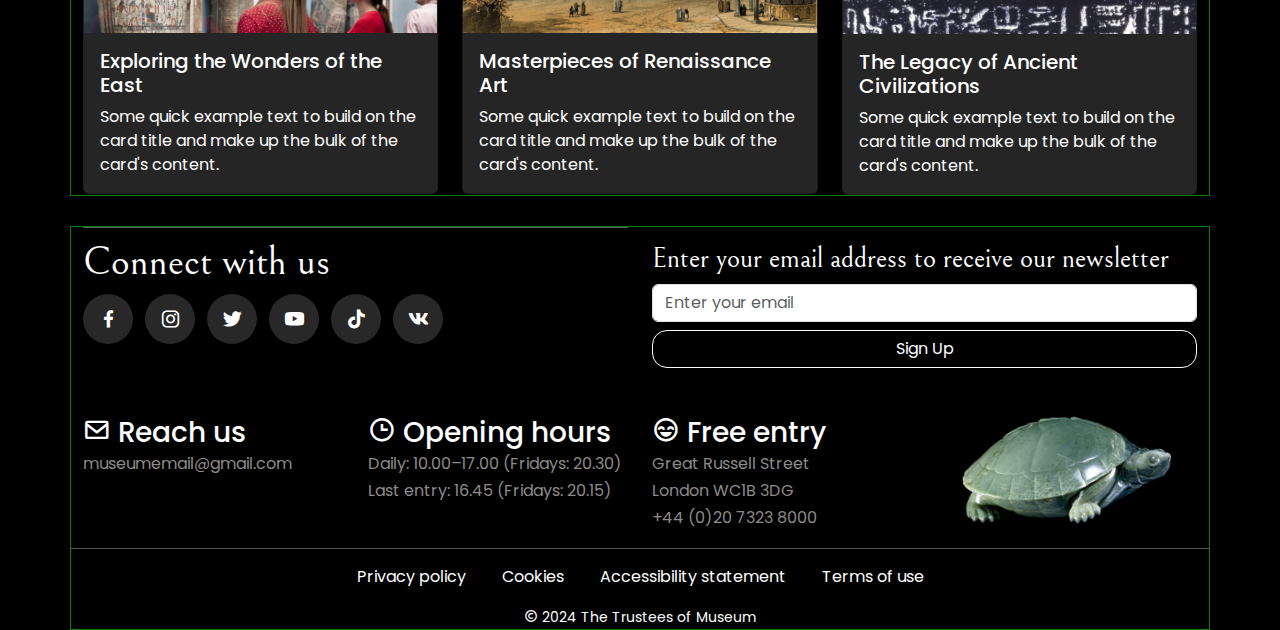
<file: exhibitions_and_events.html>
<!DOCTYPE html>
<html lang="en">
<head>
    <meta charset="utf-8">
	<meta name="viewport" content="width=device-width, initial-scale=1">
	<title>Exhibitions and Events</title>
	<link href="https://cdn.jsdelivr.net/npm/bootstrap@5.3.3/dist/css/bootstrap.min.css" rel="stylesheet" integrity="sha384-QWTKZyjpPEjISv5WaRU9OFeRpok6YctnYmDr5pNlyT2bRjXh0JMhjY6hW+ALEwIH" crossorigin="anonymous">
	<link href='https://unpkg.com/boxicons@2.1.4/css/boxicons.min.css' rel='stylesheet'>
	<link rel="stylesheet" href="css/footer_nav.css">
	<link rel="stylesheet" href="css/exhibitions_and_events.css">
</head>
<body>
    <header>
        <nav class="navbar navbar-expand-lg navbar-dark fixed-top">
            <div class="container">
                <a class="navbar-brand d-flex align-items-center" href="index.html">
                    <img src="src/Logo.png" alt="Logo" width="50" height="50" class="me-2">
                    UXMCS MUSEUM
                </a>
                <button class="navbar-toggler" type="button" data-bs-toggle="collapse" data-bs-target="#navbarNav" aria-controls="navbarNav" aria-expanded="false" aria-label="Toggle navigation">
                    <span class="navbar-toggler-icon"></span>
                </button>
                <div class="collapse navbar-collapse" id="navbarNav">
                    <ul class="navbar-nav ms-auto">
                        <li class="nav-item">
                            <a class="nav-link" href="index.html">Home</a>
                        </li>
                        <li class="nav-item">
                            <a class="nav-link" href="exhibitions_and_events.html">Exhibitions and Events</a>
                        </li>
                        <li class="nav-item">
                            <a class="nav-link" href="history.html">History</a>
                        </li>
                        <li class="nav-item">
                            <a class="nav-link" href="contacts.html">Contact</a>
                        </li>
                    </ul>
                </div>
            </div>
        </nav>
        <div class="container">
            <div class="header_container">
                <div class="blackout"></div>
                <p>Contact us</p>
            </div>
        </div>
    </header>
	<main>
		<section id="filters">
			<div class="container">
				<div class="h1">Exhibitions and Events</div>
				<div class="row">
					<div class="col-lg-4 ">
						<div class="dropdown">
							<button class="btn btn-outline-light dropdown-toggle" type="button" data-bs-toggle="dropdown" aria-expanded="false">
								When?
							</button>
							<ul class="dropdown-menu">
								<li>
									<div id="today_button" class="dropdown-item"><span>Today</span></div>
								</li>
								<li>
									<div id="tomorrow_button" class="dropdown-item"> <span >Tommorrow</span></div>
								</li>
								<li>
									<input type="date" id="input_date" class="dropdown-item">
								</li>
							</ul>
						</div>
					</div>
					<div class="col-lg-4">
						<div class="dropdown">
							<button class="btn btn-outline-light dropdown-toggle" type="button" data-bs-toggle="dropdown" aria-expanded="false">
								Who?
							</button>
							<ul class="dropdown-menu">
								<li>
									<span class="dropdown-item">General audience</span>
								</li>
								<li>
									<span class="dropdown-item">Adult</span>
								</li>
								<li>
									<span class="dropdown-item">Young person (ages 16-24)</span>
								</li>
								<li>
									<span class="dropdown-item">Family</span>
								</li>
								<li>
									<span class="dropdown-item">Member</span>
								</li>
								<li>
									<span class="dropdown-item">Young friends</span>
								</li>
							</ul>	
						</div>
					</div>
					<div class="col-lg-4">
						<div class="dropdown">
							<button class="btn btn-outline-light dropdown-toggle" type="button" data-bs-toggle="dropdown" aria-expanded="false">
							  	What?
							</button>
							<ul class="dropdown-menu">
								<li>
									<span class="dropdown-item">Exhibition</span>
								</li>
								<li>
									<span class="dropdown-item">Accessible event</span>
								</li>
								<li>
									<span class="dropdown-item">Lectures & discussions</span>
								</li>
								<li>
									<span class="dropdown-item">Festivals & special events</span>
								</li>
								<li>
									<span class="dropdown-item">Perfomance</span>
								</li>
								<li>
									<span class="dropdown-item">Demonstration</span>
								</li>
								<li>
									<span class="dropdown-item">Workshop</span>
								</li>
								<li>
									<span class="dropdown-item">Study days & courses</span>
								</li>
								<li>
									<span class="dropdown-item">Family activity</span>
								</li>
								<li>
									<span class="dropdown-item">Members exclusive</span>
								</li>
							</ul>
						</div>
					</div>
				</div>
			</div>
		</section>
		<section id="events_space">
			<div class="container">
				<p class="h1">Upcoming Exhibitions</p>

				<div class="row">
					<div class="col-md-6">
						<div class="card mb-3">
							<div class="row g-0">
								<div class="col-lg-4">
									<img src="src/event_full_pictures/image_03.webp" class="img-fluid rounded-start" alt="...">
								</div>
								<div class="col-lg-8">
									<div class="card-body">
									<h5 class="card-title">The Legacy of Ancient Civilizations</h5>
									<p class="card-text">This is a wider card with supporting text below as a natural lead-in to additional content. This content is a little bit longer.</p>
									<p class="card-text"><small class="text-body-secondary">Last updated 3 mins ago</small></p>
									</div>
								</div>
							</div>
						</div>
					</div>
					<div class="col-md-6">
						<div class="card mb-3">
							<div class="row g-0">
								<div class="col-lg-4">
									<img src="src/event_full_pictures/image_04.webp" class="img-fluid rounded-start" alt="...">
								</div>
								<div class="col-lg-8">
									<div class="card-body">
									<h5 class="card-title">Masterpieces of Renaissance Art</h5>
									<p class="card-text">This is a wider card with supporting text below as a natural lead-in to additional content. This content is a little bit longer.</p>
									<p class="card-text"><small class="text-body-secondary">Last updated 3 mins ago</small></p>
									</div>
								</div>
							</div>
						</div>
					</div>
					<div class="col-md-6">
						<div class="card mb-3" >
							<div class="row g-0">
								<div class="col-lg-4">
									<img src="src/event_full_pictures/image_05.webp" class="img-fluid rounded-start" alt="...">
								</div>
								<div class="col-lg-8">
									<div class="card-body">
									<h5 class="card-title">Exploring the Wonders of the East</h5>
									<p class="card-text">This is a wider card with supporting text below as a natural lead-in to additional content. This content is a little bit longer.</p>
									<p class="card-text"><small class="text-body-secondary">Last updated 3 mins ago</small></p>
									</div>
								</div>
							</div>
						</div>
					</div>
					<div class="col-md-6">
						<div class="card mb-3">
							<div class="row g-0">
								<div class="col-lg-4">
									<img src="src/event_full_pictures/image_06.webp" class="img-fluid rounded-start" alt="...">
								</div>
								<div class="col-lg-8">
									<div class="card-body">
									<h5 class="card-title">Legends of the Ancient Kings</h5>
									<p class="card-text">This is a wider card with supporting text below as a natural lead-in to additional content. This content is a little bit longer.</p>
									<p class="card-text"><small class="text-body-secondary">Last updated 3 mins ago</small></p>
									</div>
								</div>
							</div>
						</div>
					</div>
					<div class="col-md-6">
						<div class="card mb-3">
							<div class="row g-0">
								<div class="col-lg-4">
									<img src="src/event_full_pictures/image_07.webp" class="img-fluid rounded-start" alt="...">
								</div>
								<div class="col-lg-8">
									<div class="card-body">
									<h5 class="card-title">The Evolution of Modern Sculpture</h5>
									<p class="card-text">This is a wider card with supporting text below as a natural lead-in to additional content. This content is a little bit longer.</p>
									<p class="card-text"><small class="text-body-secondary">Last updated 3 mins ago</small></p>
									</div>
								</div>
							</div>
						</div>
					</div>
					<div class="col-md-6">
						<div class="card mb-3" >
							<div class="row g-0">
								<div class="col-lg-4">
									<img src="src/event_full_pictures/image_08.webp" class="img-fluid rounded-start" alt="...">
								</div>
								<div class="col-lg-8">
									<div class="card-body">
									<h5 class="card-title">Timeless Beauty: The Art of Antiquity</h5>
									<p class="card-text">This is a wider card with supporting text below as a natural lead-in to additional content. This content is a little bit longer.</p>
									<p class="card-text"><small class="text-body-secondary">Last updated 3 mins ago</small></p>
									</div>
								</div>
							</div>
						</div>
					</div>
				</div>

				<p class="h1">Upcoming Events</p>

				<div class="row">
					<div class="col-md-6 col-lg-4">
						<div class="card" >
							<img src="src/event_full_pictures/image_03.webp" class="card-img-top" alt="...">
							<div class="card-body">
								<h5 class="card-title">Timeless Beauty: The Art of Antiquity</h5>
							  	<p class="card-text">Some quick example text to build on the card title and make up the bulk of the card's content.</p>
							</div>
						</div>
					</div>
					<div class="col-md-6 col-lg-4">
						<div class="card" >
							<img src="src/event_full_pictures/image_04.webp" class="card-img-top" alt="...">
							<div class="card-body">
								<h5 class="card-title">The Evolution of Modern Sculpture</h5>
							  	<p class="card-text">Some quick example text to build on the card title and make up the bulk of the card's content.</p>
							</div>
						</div>
					</div>
					<div class="col-md-6 col-lg-4">
						<div class="card" >
							<img src="src/event_full_pictures/image_05.webp" class="card-img-top" alt="...">
							<div class="card-body">
								<h5 class="card-title">Legends of the Ancient Kings</h5>
							 	<p class="card-text">Some quick example text to build on the card title and make up the bulk of the card's content.</p>
							</div>
						</div>
					</div>
					<div class="col-md-6 col-lg-4">
						<div class="card" >
							<img src="src/event_full_pictures/image_06.webp" class="card-img-top" alt="...">
							<div class="card-body">
								<h5 class="card-title">Exploring the Wonders of the East</h5>
							  	<p class="card-text">Some quick example text to build on the card title and make up the bulk of the card's content.</p>
							</div>
						</div>
					</div>
					<div class="col-md-6 col-lg-4">
						<div class="card" >
							<img src="src/event_full_pictures/image_07.webp" class="card-img-top" alt="...">
							<div class="card-body">
								<h5 class="card-title">Masterpieces of Renaissance Art</h5>
							  	<p class="card-text">Some quick example text to build on the card title and make up the bulk of the card's content.</p>
							</div>
						</div>
					</div>
					<div class="col-md-6 col-lg-4">
						<div class="card" >
							<img src="src/event_full_pictures/image_08.webp" class="card-img-top" alt="...">
							<div class="card-body">
								<h5 class="card-title">The Legacy of Ancient Civilizations</h5>
							  	<p class="card-text">Some quick example text to build on the card title and make up the bulk of the card's content.</p>
							</div>
						</div>
					</div>
				</div>
			</div>
		</section>
	</main>
	<footer>
        <div class="container">
            <div class="footer_container">
                <div class="row mb-4">
                    <!-- Social Media Section -->
                    <div class="col-lg-6 mb-4">
                        <div class="social_media">
                            <p class="h1">Connect with us</p>
                            <ul class="list-inline">
                                <li class="list-inline-item">
                                    <a href="">
                                        <i class='bx bxl-facebook'></i>
                                    </a>
                                </li>
                                <li class="list-inline-item">
                                    <a href="">
                                        <i class='bx bxl-instagram'></i>
                                    </a>
                                </li>
                                <li class="list-inline-item">
                                    <a href="">
                                        <i class='bx bxl-twitter'></i>
                                    </a>
                                </li>
                                <li class="list-inline-item">
                                    <a href="">
                                        <i class='bx bxl-youtube'></i>
                                    </a>
                                </li>
                                <li class="list-inline-item">
                                    <a href="">
                                        <i class='bx bxl-tiktok'></i>
                                    </a>
                                </li>
                                <li class="list-inline-item">
                                    <a href="">
                                        <i class='bx bxl-vk'></i>
                                    </a>
                                </li>
                            </ul>
                        </div>
                    </div>
    
                    <!-- Newsletter Section -->
                    <div class="col-lg-6 mb-4">
                        <div class="newsletter">
                            <p class="h3 mb-2 mt-3">Enter your email address to receive our newsletter</p>
                            <div class="email_container">
                                <input type="email" id="email" class="form-control mb-2" placeholder="Enter your email">
                                <button id="sign_up" class="btn w-100">Sign Up</button>
                            </div>
                        </div>
                    </div>
                </div>
    
                <!-- Footer Bottom Part -->
                <div class="row text-white footer_bottom">

                    <div class="col-md-3 footer_bottom_section">
                        <h3><i class='bx bx-envelope'></i> Reach us</h3>
                        <p>museumemail@gmail.com</p>
                    </div>

                    <div class="col-md-3 footer_bottom_section">
                        <h3><i class='bx bx-time'></i> Opening hours</h3>
                        <p>Daily: 10.00–17.00 (Fridays: 20.30)</p>
                        <p>Last entry: 16.45 (Fridays: 20.15)</p>
                    </div>

                    <div class="col-md-3 footer_bottom_section">
                        <h3><i class='bx bx-happy-beaming'></i> Free entry</h3>
                        <p>Great Russell Street</p>
                        <p>London WC1B 3DG</p>
                        <p>+44 (0)20 7323 8000</p>
                    </div>
                    <div class="col-3 text-center">
                        <img src="src/footer-turtle.webp" alt="Turtle Image" class="img-fluid mb-4">
                    </div>
                </div>
                <!-- Under Footer Section -->
                <div class="under_footer text-center">
                    <div class="links pb-3 mt-3">
                        <a href="#" class="mx-3">Privacy policy</a>
                        <a href="#" class="mx-3">Cookies</a>
                        <a href="#" class="mx-3">Accessibility statement</a>
                        <a href="#" class="mx-3">Terms of use</a>
                    </div>
                    <span><i class='bx bx-copyright'></i> 2024 The Trustees of Museum</span>
                </div>
            </div>
        </div>
    </footer>
    <script src="https://cdn.jsdelivr.net/npm/bootstrap@5.3.3/dist/js/bootstrap.bundle.min.js" integrity="sha384-YvpcrYf0tY3lHB60NNkmXc5s9fDVZLESaAA55NDzOxhy9GkcIdslK1eN7N6jIeHz" crossorigin="anonymous"></script>
</body>
</html>
</file>
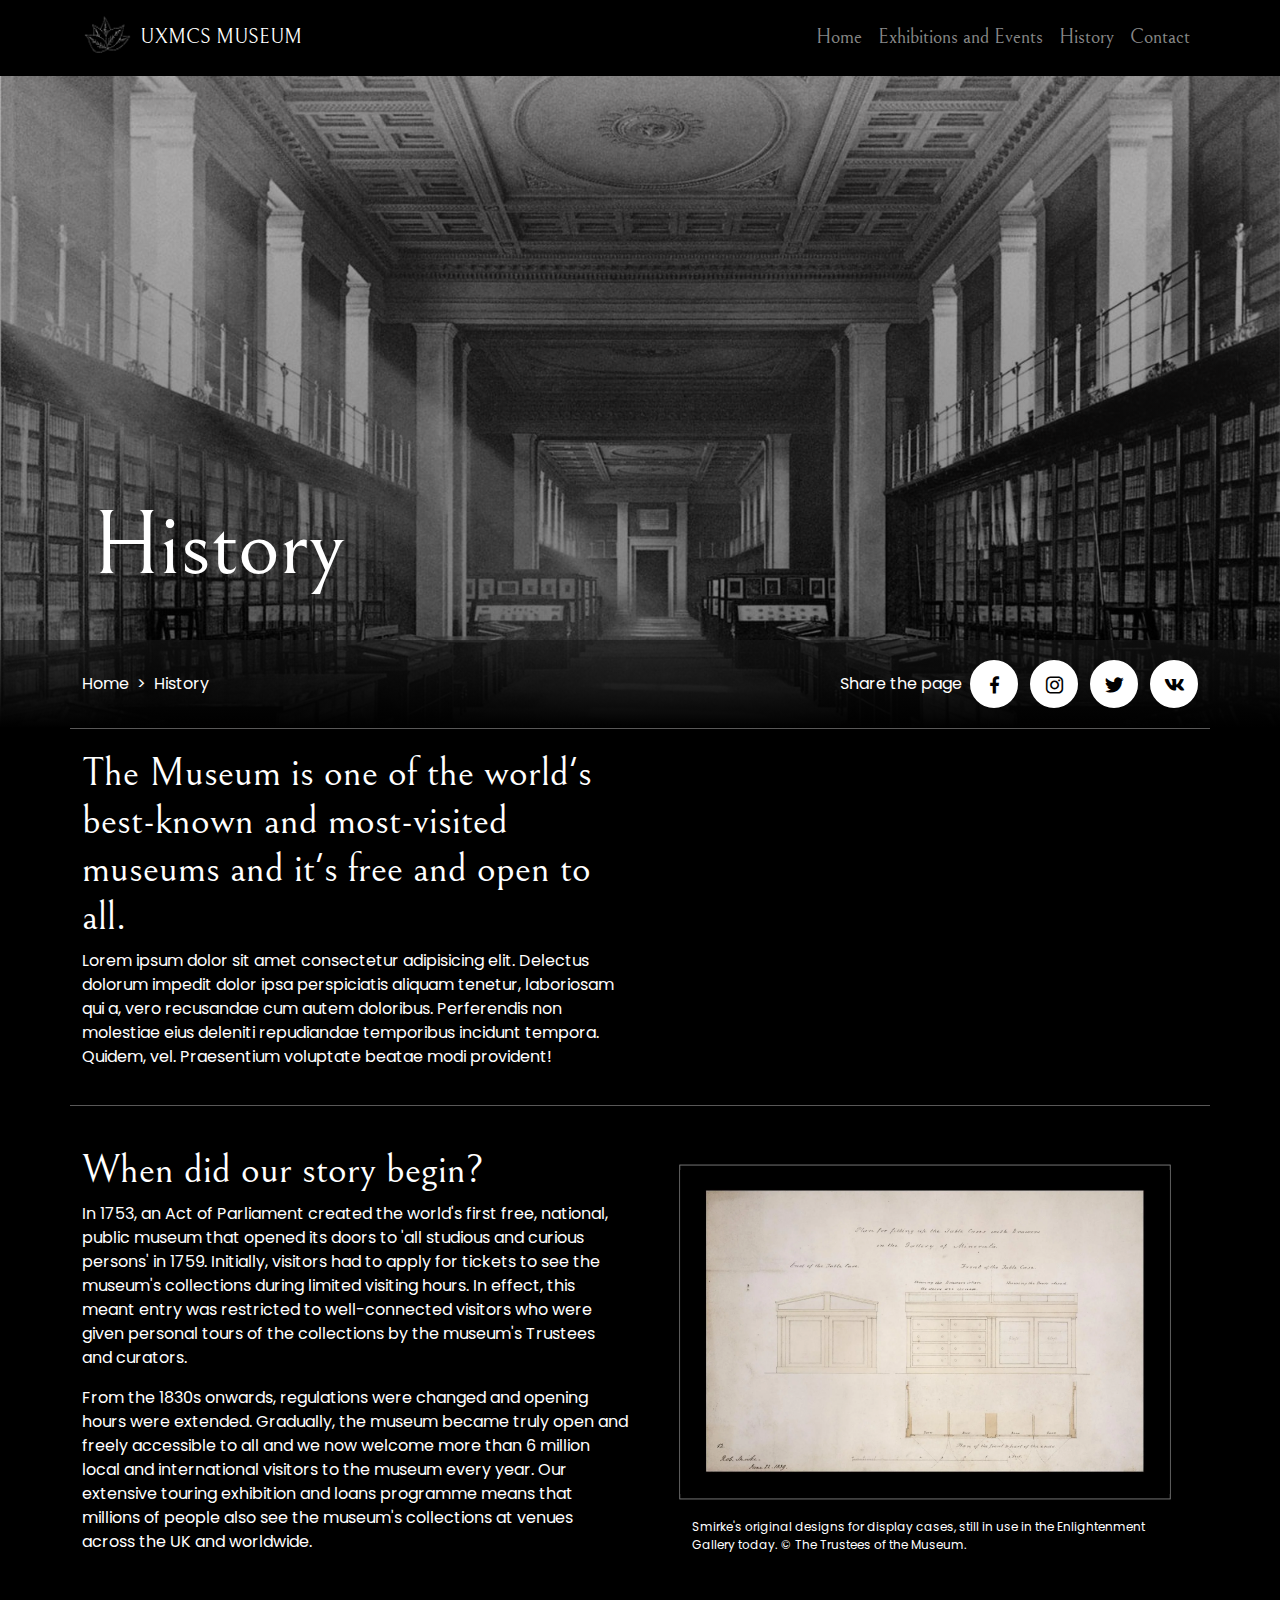
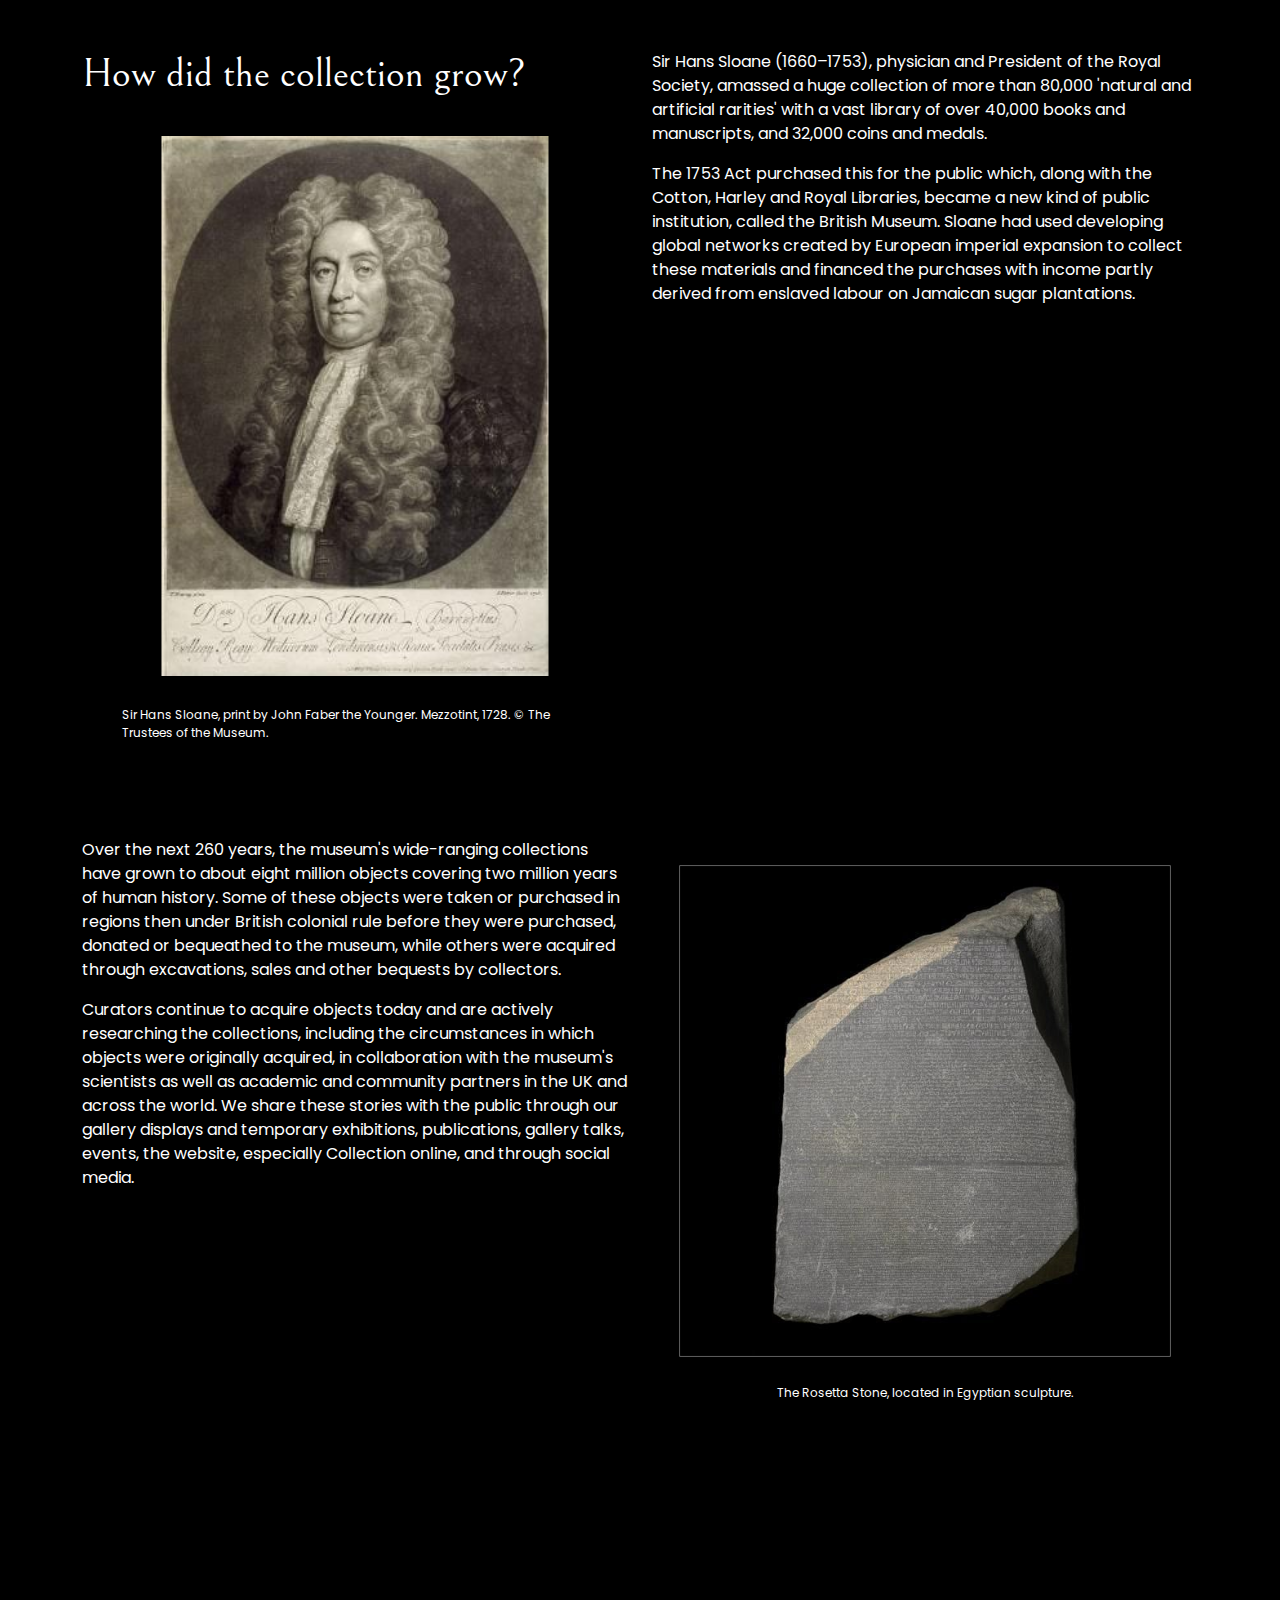
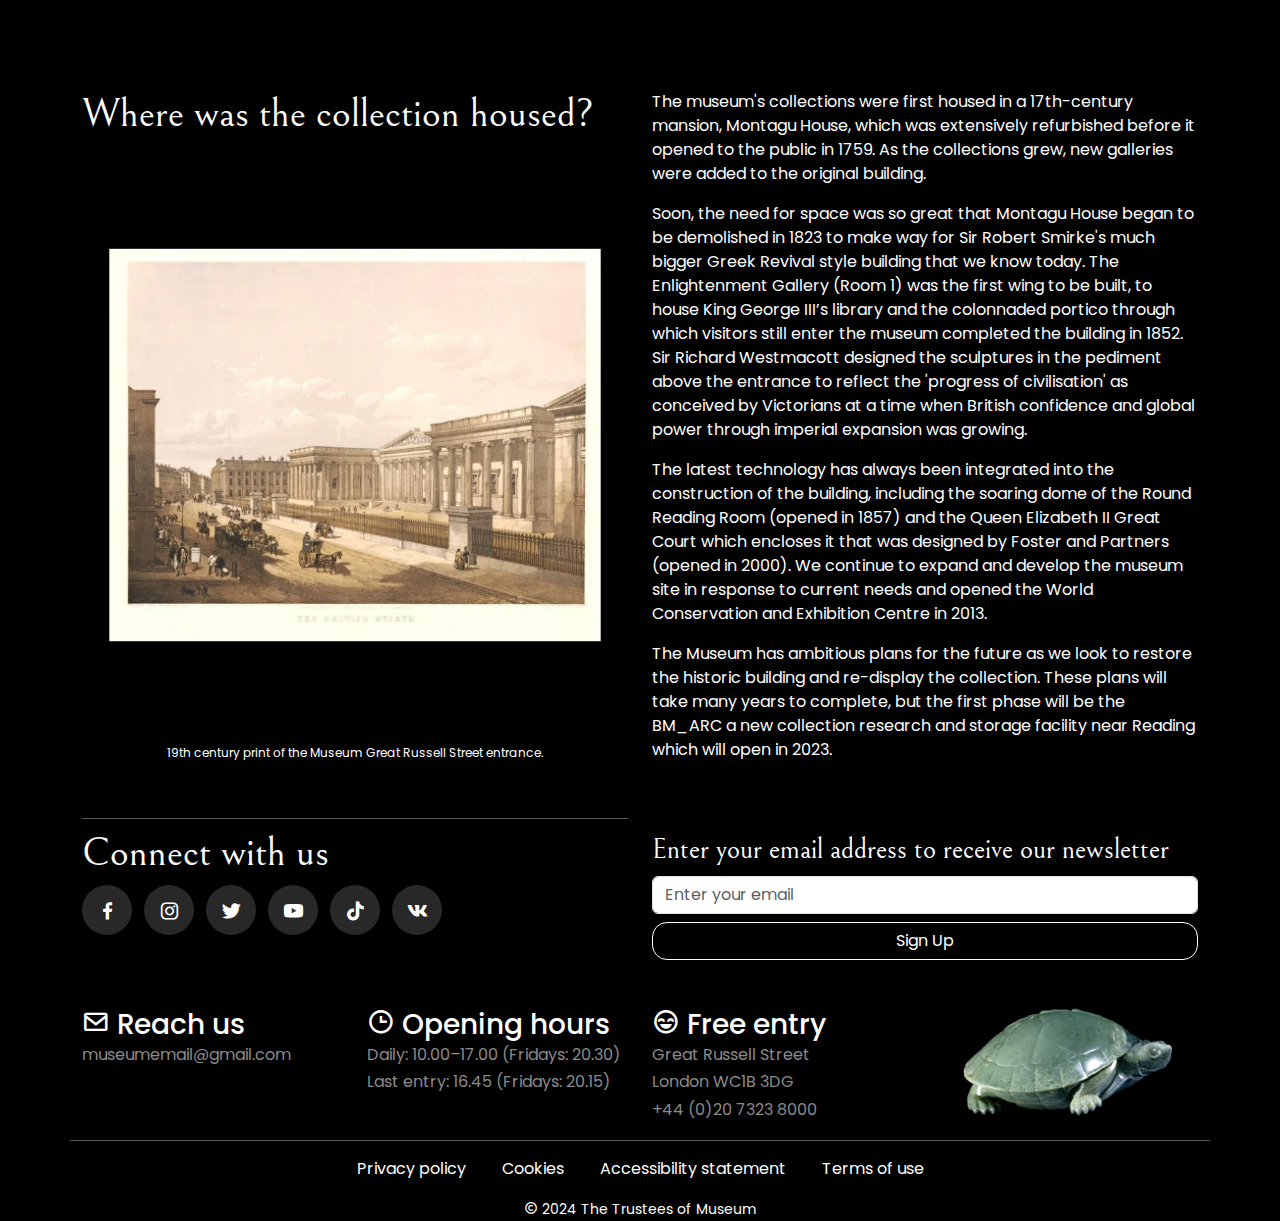
<file: history.html>
<!DOCTYPE html>
<html lang="en">
<head>
    <meta charset="utf-8">
	<meta name="viewport" content="width=device-width, initial-scale=1">
	<title>History</title>
	<link href="https://cdn.jsdelivr.net/npm/bootstrap@5.3.3/dist/css/bootstrap.min.css" rel="stylesheet" integrity="sha384-QWTKZyjpPEjISv5WaRU9OFeRpok6YctnYmDr5pNlyT2bRjXh0JMhjY6hW+ALEwIH" crossorigin="anonymous">
	<link href='https://unpkg.com/boxicons@2.1.4/css/boxicons.min.css' rel='stylesheet'>
	<link rel="stylesheet" href="css/footer_nav.css">
	<link rel="stylesheet" href="css/history.css">
</head>
<body>
    <header>
        <nav class="navbar navbar-expand-lg navbar-dark fixed-top">
            <div class="container">
                <a class="navbar-brand d-flex align-items-center" href="index.html">
                    <img src="src/Logo.png" alt="Logo" width="50" height="50" class="me-2">
                    UXMCS MUSEUM
                </a>
                <button class="navbar-toggler" type="button" data-bs-toggle="collapse" data-bs-target="#navbarNav" aria-controls="navbarNav" aria-expanded="false" aria-label="Toggle navigation">
                    <span class="navbar-toggler-icon"></span>
                </button>
                <div class="collapse navbar-collapse" id="navbarNav">
                    <ul class="navbar-nav ms-auto">
                        <li class="nav-item">
                            <a class="nav-link" href="index.html">Home</a>
                        </li>
                        <li class="nav-item">
                            <a class="nav-link" href="exhibitions_and_events.html">Exhibitions and Events</a>
                        </li>
                        <li class="nav-item">
                            <a class="nav-link" href="history.html">History</a>
                        </li>
                        <li class="nav-item">
                            <a class="nav-link" href="contacts.html">Contact</a>
                        </li>
                    </ul>
                </div>
            </div>
        </nav>
        <div class="container">
            <div class="header_container">
                <div class="blackout"></div>
                <p>History</p>
            </div>
        </div>
    </header>
    <main>
        <section id="worms">
            <div class="container">
                <div class="row justify-content-between align-items-center">
                    <div class="col-auto">
                        <div class="d-flex align-items-center worms_themselves">
                            <a href="">Home</a>
                            <span class="mx-2">></span>
                            <a href="">History</a>
                        </div>
                    </div>
                    <div class="col-auto d-none d-md-flex">
                        <div class="d-flex align-items-center">
                            <p class="mb-0 me-2">Share the page</p>
                            <ul class="list-inline mb-0">
                                <li class="list-inline-item">
                                    <a href="">
                                        <i class="bx bxl-facebook"></i>
                                    </a>
                                </li>
                                <li class="list-inline-item">
                                    <a href="">
                                        <i class="bx bxl-instagram"></i>
                                    </a>
                                </li>
                                <li class="list-inline-item">
                                    <a href="">
                                        <i class="bx bxl-twitter"></i>
                                    </a>
                                </li>
                                <li class="list-inline-item">
                                    <a href="">
                                        <i class="bx bxl-vk"></i>
                                    </a>
                                </li>
                            </ul>
                        </div>
                    </div>
                </div>
            </div>
        </section>
        <section id="introduction">
            <div class="container">
                <div class="row">
                    <div class="col-lg-6">
                        <p class="h1">The Museum is one of the world's best-known and most-visited museums and it's free and open to all.</p>
                        <p class="subsection_paragraf">Lorem ipsum dolor sit amet consectetur adipisicing elit. Delectus dolorum impedit dolor ipsa perspiciatis aliquam tenetur, laboriosam qui a, vero recusandae cum autem doloribus. Perferendis non molestiae eius deleniti repudiandae temporibus incidunt tempora. Quidem, vel. Praesentium voluptate beatae modi provident!</p>
                    </div>
                </div>
            </div>
        </section>
        <section class="history_section">
            <div class="container">
                <div class="row">
                    <div class="col-lg-6 d-flex subsection">
                        <p class="h1">When did our story begin?</p>
                        <p class="subsection_paragraf">In 1753, an Act of Parliament created the world's first free, national, public museum that opened its doors to 'all studious and curious persons' in 1759. Initially, visitors had to apply for tickets to see the museum's collections during limited visiting hours. In effect, this meant entry was restricted to well-connected visitors who were given personal tours of the collections by the museum's Trustees and curators.</p>
                        <p class="subsection_paragraf">From the 1830s onwards, regulations were changed and opening hours were extended. Gradually, the museum became truly open and freely accessible to all and we now welcome more than 6 million local and international visitors to the museum every year. Our extensive touring exhibition and loans programme means that millions of people also see the museum's collections at venues across the UK and worldwide.</p>
                    </div>
                    <div class="col-lg-6 d-flex subsection">
                        <img class="img_border" src="src/history_proect.webp" alt="">
                        <p class="img_description">Smirke's original designs for display cases, still in use in the Enlightenment Gallery today. © The Trustees of the Museum. </p>
                    </div>
                </div>
            </div>
        </section>
        <section class="history_section">
            <div class="container">
                <div class="row">
                    <div class="col-lg-6 d-flex subsection">
                        <p class="h1">How did the collection grow?</p>
                        <img class="limiter" src="src/history_Hans-Sloane-mezzotint_1.jpg" alt="">
                        <p class="img_description">Sir Hans Sloane, print by John Faber the Younger. Mezzotint, 1728. © The Trustees of the Museum.  </p>
                    </div>
                    <div class="col-lg-6 d-flex subsection">
                        <p class="subsection_paragraf">Sir Hans Sloane (1660–1753), physician and President of the Royal Society, amassed a huge collection of more than 80,000 'natural and artificial rarities' with a vast library of over 40,000 books and manuscripts, and 32,000 coins and medals.</p>
                        <p class="subsection_paragraf">The 1753 Act purchased this for the public which, along with the Cotton, Harley and Royal Libraries, became a new kind of public institution, called the British Museum. Sloane had used developing global networks created by European imperial expansion to collect these materials and financed the purchases with income partly derived from enslaved labour on Jamaican sugar plantations.</p>
                    </div>
                </div>
            </div>
        </section>

        <section class="history_section">
            <div class="container">
                <div class="row">
                    <div class="col-lg-6 d-flex subsection">
                        <p class="subsection_paragraf">Over the next 260 years, the museum's wide-ranging collections have grown to about eight million objects covering two million years of human history. Some of these objects were taken or purchased in regions then under British colonial rule before they were purchased, donated or bequeathed to the museum, while others were acquired through excavations, sales and other bequests by collectors.</p>
                        <p class="subsection_paragraf">Curators continue to acquire objects today and are actively researching the collections, including the circumstances in which objects were originally acquired, in collaboration with the museum's scientists as well as academic and community partners in the UK and across the world. We share these stories with the public through our gallery displays and temporary exhibitions, publications, gallery talks, events, the website, especially Collection online, and through social media.</p>
                    </div>
                    <div class="col-lg-6 d-flex subsection">
                        <img class="img_border" src="src/history_rosetta_stone_object_trail.jpg" alt="">
                        <p class="img_description">The Rosetta Stone, located in Egyptian sculpture. </p>
                    </div>
                </div>
            </div>
        </section>

        <section class="spacer"></section>

        <section class="history_section">
            <div class="container">
                <div class="row">
                    <div class="col-lg-6 d-flex subsection">
                        <p class="h1">Where was the collection housed?</p>
                        <img src="src/history_Early_view_of_the_Museum.webp" alt="">
                        <p class="img_description">19th century print of the Museum Great Russell Street entrance.</p>
                    </div>
                    <div class="col-lg-6 d-flex subsection">
                        <p class="subsection_paragraf">The museum's collections were first housed in a 17th-century mansion, Montagu House, which was extensively refurbished before it opened to the public in 1759. As the collections grew, new galleries were added to the original building.</p>
                        <p class="subsection_paragraf">Soon, the need for space was so great that Montagu House began to be demolished in 1823 to make way for Sir Robert Smirke's much bigger Greek Revival style building that we know today. The Enlightenment Gallery (Room 1) was the first wing to be built, to house King George III’s library and the colonnaded portico through which visitors still enter the museum completed the building in 1852. Sir Richard Westmacott designed the sculptures in the pediment above the entrance to reflect the 'progress of civilisation' as conceived by Victorians at a time when British confidence and global power through imperial expansion was growing.</p>
                        <p class="subsection_paragraf">The latest technology has always been integrated into the construction of the building, including the soaring dome of the Round Reading Room (opened in 1857) and the Queen Elizabeth II Great Court which encloses it that was designed by Foster and Partners (opened in 2000). We continue to expand and develop the museum site in response to current needs and opened the World Conservation and Exhibition Centre in 2013.</p>
                        <p class="subsection_paragraf">The Museum has ambitious plans for the future as we look to restore the historic building and re-display the collection. These plans will take many years to complete, but the first phase will be the BM_ARC a new collection research and storage facility near Reading which will open in 2023.</p>
                    </div>
                </div>
            </div>
        </section>
    </main>
    <footer>
        <div class="container">
            <div class="footer_container">
                <div class="row mb-4">
                    <!-- Social Media Section -->
                    <div class="col-lg-6 mb-4">
                        <div class="social_media">
                            <p class="h1">Connect with us</p>
                            <ul class="list-inline">
                                <li class="list-inline-item">
                                    <a href="">
                                        <i class='bx bxl-facebook'></i>
                                    </a>
                                </li>
                                <li class="list-inline-item">
                                    <a href="">
                                        <i class='bx bxl-instagram'></i>
                                    </a>
                                </li>
                                <li class="list-inline-item">
                                    <a href="">
                                        <i class='bx bxl-twitter'></i>
                                    </a>
                                </li>
                                <li class="list-inline-item">
                                    <a href="">
                                        <i class='bx bxl-youtube'></i>
                                    </a>
                                </li>
                                <li class="list-inline-item">
                                    <a href="">
                                        <i class='bx bxl-tiktok'></i>
                                    </a>
                                </li>
                                <li class="list-inline-item">
                                    <a href="">
                                        <i class='bx bxl-vk'></i>
                                    </a>
                                </li>
                            </ul>
                        </div>
                    </div>
    
                    <!-- Newsletter Section -->
                    <div class="col-lg-6 mb-4">
                        <div class="newsletter">
                            <p class="h3 mb-2 mt-3">Enter your email address to receive our newsletter</p>
                            <div class="email_container">
                                <input type="email" id="email" class="form-control mb-2" placeholder="Enter your email">
                                <button id="sign_up" class="btn w-100">Sign Up</button>
                            </div>
                        </div>
                    </div>
                </div>
    
                <!-- Footer Bottom Part -->
                <div class="row text-white footer_bottom">

                    <div class="col-md-3 footer_bottom_section">
                        <h3><i class='bx bx-envelope'></i> Reach us</h3>
                        <p>museumemail@gmail.com</p>
                    </div>

                    <div class="col-md-3 footer_bottom_section">
                        <h3><i class='bx bx-time'></i> Opening hours</h3>
                        <p>Daily: 10.00–17.00 (Fridays: 20.30)</p>
                        <p>Last entry: 16.45 (Fridays: 20.15)</p>
                    </div>

                    <div class="col-md-3 footer_bottom_section">
                        <h3><i class='bx bx-happy-beaming'></i> Free entry</h3>
                        <p>Great Russell Street</p>
                        <p>London WC1B 3DG</p>
                        <p>+44 (0)20 7323 8000</p>
                    </div>
                    <div class="col-3 text-center">
                        <img src="src/footer-turtle.webp" alt="Turtle Image" class="img-fluid mb-4">
                    </div>
                </div>
                <!-- Under Footer Section -->
                <div class="under_footer text-center">
                    <div class="links pb-3 mt-3">
                        <a href="#" class="mx-3">Privacy policy</a>
                        <a href="#" class="mx-3">Cookies</a>
                        <a href="#" class="mx-3">Accessibility statement</a>
                        <a href="#" class="mx-3">Terms of use</a>
                    </div>
                    <span><i class='bx bx-copyright'></i> 2024 The Trustees of Museum</span>
                </div>
            </div>
        </div>
    </footer>
    <script src="https://cdn.jsdelivr.net/npm/bootstrap@5.3.3/dist/js/bootstrap.bundle.min.js" integrity="sha384-YvpcrYf0tY3lHB60NNkmXc5s9fDVZLESaAA55NDzOxhy9GkcIdslK1eN7N6jIeHz" crossorigin="anonymous"></script>
</body>
</html>
</file>
<file: css/main.css>
@import url('https://fonts.googleapis.com/css2?family=Baskervville:ital@0;1&family=Bellefair&family=Fredoka:wght@300..700&family=Poppins:ital,wght@0,100;0,200;0,300;0,400;0,500;0,600;0,700;0,800;0,900;1,100;1,200;1,300;1,400;1,500;1,600;1,700;1,800;1,900&display=swap');


#statue{
    position: relative;
    overflow: hidden;
}

.header__statue{
    z-index: 1;
    filter: drop-shadow( 2px 2px 20px rgba(255, 255, 255, 0.5));
}

.header__circle{
    width: 1340px;
    height: 1340px;
    position: absolute;
    right: -13%;
    top: 7em;
    z-index: 0;
}
.circle{
    border: 15px solid #ffffff;
    border-radius: 50%;
    box-shadow: inset 0px 0px 20px 5px rgba(255, 255, 255, 0.5), 
    0px 0px 20px 5px rgba(255, 255, 255, 0.5);
}

/*Section About*/

section#about{
    position: relative;
    top: -11em;
    width: 100%;
    min-height: 300px;
    display: flex;
    align-items: center;
    text-align: center;
    background-color: rgba(13, 13, 13, 0.5);
    color:white;
}

.intro{
    font-family: Bellefair; 
    padding-top: 0.7em;
    padding-bottom: 0.7em;
    color: #ffffff;
}


/*Left side*/
#about .heading{
    font-size: 4.5em;
    font-family: bellefair;
    text-align: start;
}

.text-under-heading{
    font-size: 1.3em;
    text-align: start;
}

/*Right side*/


.text-under-image{
    font-size: 1.1em;
}

.img-about{
    position: relative;
    width: 100%;
    display: flex;
    justify-content: center;
    overflow: hidden;
}

/*Lines*/

.line-1{
    position: absolute;
    width: 120%;
    height: 1px;
    background-color: #6d6c6c;
    top: 10%;
    left: 2%;
    z-index: 2;
}

.line-2{
    position: absolute;
    width: 1px;
    height: 120%;
    background-color: #6d6c6c;
    top: 5%;
    left: 10%;
    z-index: 2;
}

.line-3{
    position: absolute;
    width: 1px;
    height: 100%;
    background-color: #6d6c6c;
    top: -10%;
    right: 10%;
    z-index: 2;
}

.line-4{
    position: absolute;
    width: 30%;
    height: 1px;
    background-color: #6d6c6c;
    bottom: 10%;
    left:0;
    z-index: 2;
}

.circle_about{
    position: absolute;
    width: 130%;
    height: 130%;
    right: 0;
    top: 10px;
}

/*events*/
.h1{ 
    color: #FFFFFF;
}


.heading_text{
    position: relative;
    font-family: Bellefair;

}

.heading_line_top{
    width: 50%;
    height: 1px;
    background-color: #727272;
    position: absolute;
    left: 0;
    top: -10px;
}
.heading_line_bottom{
    position: absolute;
    width: 150%;
    height: 1px;
    background-color: #B9B9B9;
    position: absolute;
    left: 0;
    bottom: -10px;
}

.view{
    width: 90px;
    height: 90px;
    border-radius: 50%;
    border: 1px solid #FFFFFF;
    background: none;
    color: #FFFFFF;
    font-family: Bellefair;
    font-size: 18px;
    
}


/*slider*/
.carousel-item{
   height: 600px;
}

.carousel-caption .d-grid{
    grid-template-columns: 1fr 1fr;
}

.info_container{
    display: grid;
    grid-template-columns: 0.5fr 6fr;
    align-items: center;
}
.event-number{
    font-size: 50px;
    font-family: bellefair;
    padding: 0 5px;
}

.inscription{
    text-align: start;
}
.inscription p {
    font-size: 20px;
    font-family: bellefair;
}
.date, .description{
    font-size: 12px;
}
.click_container{
    display: flex;
    justify-content: space-around;
    align-items: end;
}
.click_container a{
    text-decoration: none;
    color:white;
}

.click_container a:hover{
    color:rgb(85, 85, 85);
}


/*exhibitions*/

#exhibitions{
    margin-top: 30px;
}

.card{
    background: #252525;
    color:white;
    transition: 1s;
    cursor: pointer;
}
.card:hover{
    scale: 1.05;
}
.card img{
    width: auto;
    height: 100%;
    object-fit: cover;
}



/*Adaptation*/
@media only screen and (max-width: 539px){
    /*Header*/
    .header__circle{
        width: 300px;
        height: 300px;
    }

    .header__statue{
        width: 80%;
        height: 80%;
        float: right;
        margin-top: 50px;
    }
    /*about*/
    section#about{
        top: -2.5em;
    }
    
    .intro{
        font-size: 30px;
    }
    
    /*events*/
    .carousel-item{
        height: 200px;
    }
}

@media only screen and (min-width: 540px){
    /*Header*/
    .header__circle{
        width: 500px;
        height: 500px;
    }

    .header__statue{
        width: 80%;
        height: 80%;
        float: right;
    }

    /*about*/
    section#about{
        top: -5em;
    }
    
    .intro{
        font-size: 40px;
    }

    /*events*/
    .carousel-item{
        height: 300px;
    }
}

@media only screen and (min-width: 768px){
    /*Header*/
    .header__circle{
        width: 600px;
        height: 600px;
    }

    .header__statue{
        width: 80%;
        height: 80%;
        float: right;
    }

    /*about*/
    section#about{
        top: -6em;
    }
    
    .intro{
        font-size: 50px;
    }

    /*events*/
    .carousel-item{
        height: 400px;
    }
}

@media only screen and (min-width: 992px){
     /*Header*/
     .header__circle{
        width: 800px;
        height: 800px;
    }
    .header__statue{
        width: 80%;
        height: 80%;
        float: right;
    }
    /*about*/
    section#about{
        top: -9em;
    }

    .intro{
        font-size: 70px;
    }

    /*events*/
    .carousel-item{
        height: 500px;
    }
}

@media only screen and (min-width: 1200px){
    /*Header*/
    .header__circle{
        width: 1100px;
        height: 1100px;
    }

    .header__statue{
        width: 100%;
        height: 100%;
    }
    
    /*about*/

    section#about{
        top: -11em;
    }

    .intro{
        font-size: 80px;
    }

    /*events*/
    .carousel-item{
        height: 600px;
    }
 

}

@media only screen and (min-width: 1400px){
    
    /*Header*/
    .header__circle{
        width: 1340px;
        height: 1340px;
    }
    
    .header__statue{
       width: 100%;
       height: 100%;
    }

    /*about*/

    .intro{
        font-size: 91px;
    }
}
</file>
<file: css/footer_nav.css>
*{
    box-sizing: border-box;
}

/*header*/
body{
    background: #000;
    font-family: Poppins;
}

.navbar{
    background: #000;
}

.navbar ul li{
    font-family: bellefair;
    font-size: 20px;
}

.navbar-brand{
    font-family: bellefair;
    
}

/*footer*/

footer{
    margin-top: 30px;
    background-color: #000;
}

/*social_media*/
.social_media{
    display: flex;
    flex-direction: column;
    border-top: 1px solid rgb(89, 88, 88);
    padding-top: 10px;
}

.social_media p{
    color: white;
    font-family: bellefair;
}

.social_media ul li a{
    text-decoration: none;
    color:white;
}

.social_media ul li a i{
    width: 50px;
    height: 50px;
    background-color: #282828;
    display: flex;
    align-items: center;
    justify-content: center;
    border-radius: 50%;
    font-size: 23px;
    transition: 0.5s;
}

.social_media ul li a i:hover{
    background: #404040;
    transition: 0.5s;
}

/*Newsletter*/

.newsletter p{
    font-family: bellefair;
    color: #ffffff;
}

#sign_up{
    background: none;
    color: white;
    border: 1px solid white;
    border-radius: 15px;
}

/*Under Footer*/
.footer_bottom{
    border-bottom: 1px solid rgb(89, 88, 88);
}

.footer_bottom_section{
    line-height: 0.7;
}

.footer_bottom_section p{
    color:#8d8a8a;
}

.links a{
    text-decoration: none;
    color: white;
    transition: 0.5s;
}

.links a:hover{
    color: #404040;
}

.under_footer span{
    color:white;
    font-size: 14px;
}
</file>
<file: css/contact.css>
@import url('https://fonts.googleapis.com/css2?family=Baskervville:ital@0;1&family=Bellefair&family=Fredoka:wght@300..700&family=Poppins:ital,wght@0,100;0,200;0,300;0,400;0,500;0,600;0,700;0,800;0,900;1,100;1,200;1,300;1,400;1,500;1,600;1,700;1,800;1,900&display=swap');

body{
    background-image: url('../src/contacts_bg.webp');
    background-attachment: fixed;
    background-repeat: no-repeat;
    background-size: cover;
    color:white;
}

/*header container*/

.header_container{
    width: 100%;
    height: 50vw;
    display: flex;
    align-items: end;
}

.blackout{
    position: absolute;
    width: 100%;
    height: 100%;
    left:0;
    background-image: linear-gradient(to bottom, rgba(142, 134, 134, 0.555), black);
    opacity: 0.5;
}

.header_container p{
    font-family: Bellefair;
    font-size: 90px;
    padding: 10px 0px;
    position: absolute;
    margin-left: 10px;
}

/*Worms*/

#worms{
    background-image: linear-gradient(to bottom, rgba(229, 224, 224, 0.792), white);
    padding: 20px 0;
    color: #000;
}

.worms_themselves a{
    color: #000;
    position: relative;
    text-decoration: none;
}

.worms_themselves a::after{
    content: '';
    position: absolute;
    bottom: 0;
    left: 0;
    width: 100%;
    height: 2px;
    background-color: #000;
    transform: scaleX(0);
    transform-origin: center;
    transition: 0.3s;
}

.worms_themselves a:hover{
    color: #404040;
    transition: 0.3s;
}

.worms_themselves a:hover::after{
    transform: scaleX(1);
    transform-origin: center;
}

#worms ul li a{
    text-decoration: none;
}

#worms ul li a i{
    width: 48px;
    height: 48px;
    background-color: #ffffff;
    color:#000000;
    border-radius: 50%;
    display: flex;
    justify-content: center;
    align-items: center;
    font-size: 23px;
    transition: 0.5s;
    border: 2px solid #ffffff;
}

#worms ul li a i:hover{
    background: #000000;
    color: #ffffff;
    transition: 0.5s;
}

/*FAQ*/

#faq{
    background-color: #ffffff;
    padding-bottom: 30px;
}

/*form*/
#mail_form{
    background: #000000;
}

#form_container{
    background: #24232377;
    padding: 20px 60px;
    flex-direction: column;
}

#form_container button{
    align-self: end;
}

/*footer*/

footer{
    margin-top: 0;
    padding-top: 30px;
}

/*Adaptation*/
@media only screen and (max-width: 539px){
    /*header*/
    .header_container p{
       font-size: 60px;
       padding:0px;
   }
}

@media only screen and (min-width: 540px){
   /*header*/
   .header_container p{
       font-size: 70px;
   }
}

@media only screen and (min-width: 768px){
   
}

@media only screen and (min-width: 992px){
   /*header*/
   .header_container p{
       font-size: 90px;
   }
}

@media only screen and (min-width: 1200px){

}

@media only screen and (min-width: 1400px){
   
}
</file>
<file: css/exhibitions_and_events.css>
@import url('https://fonts.googleapis.com/css2?family=Baskervville:ital@0;1&family=Bellefair&family=Fredoka:wght@300..700&family=Poppins:ital,wght@0,100;0,200;0,300;0,400;0,500;0,600;0,700;0,800;0,900;1,100;1,200;1,300;1,400;1,500;1,600;1,700;1,800;1,900&display=swap');

main{
    margin-top: 70px;
    width: 100%;
    background-color: #000000;
}

/*filters*/
#filters .h1{
    font-family: bellefair;
    color: white;
    margin-bottom: 20px;
}

.dropdown button, .dropdown-menu{
    width: 100%;
}

.dropdown button{
    border-radius: 0;
}

/*exhibitions*/
#events_space {
    margin-top: 30px;
}

#events_space .h1{
    padding: 20px 0px;
    color: white;
    position: relative;
    font-family: bellefair;
}

#events_space .h1::after{
    content: '';
    position: absolute;
    background-color: white;
    height: 1px;
    width: 100%;
    left: 0;
    bottom: 0;
    margin-bottom: 10px;
}

.card{
    background: #252525;
    color:white;
    transition: 1s;
    cursor: pointer;
}

.card:hover{
    scale: 1.05;
}

.card img{
    width: auto;
    height: 100%;
    object-fit: cover;
}

.container{
    border: 1px solid green;
}

.card-group{
    gap:10px;
}
</file>
<file: css/history.css>
@import url('https://fonts.googleapis.com/css2?family=Baskervville:ital@0;1&family=Bellefair&family=Fredoka:wght@300..700&family=Poppins:ital,wght@0,100;0,200;0,300;0,400;0,500;0,600;0,700;0,800;0,900;1,100;1,200;1,300;1,400;1,500;1,600;1,700;1,800;1,900&display=swap');

body{
    background-image: url('../src/history-bg.jpg');
    background-attachment: fixed;
    background-repeat: no-repeat;
    background-size: cover;
    color:white;
}

/*header container*/

.header_container{
    width: 100%;
    height: 50vw;
    display: flex;
    align-items: end;
}

.blackout{
    position: absolute;
    width: 100%;
    height: 100%;
    left:0;
    background-image: linear-gradient(to bottom, rgba(142, 134, 134, 0.555), black);
    opacity: 0.5;
}

.header_container p{
    font-family: Bellefair;
    font-size: 90px;
    padding: 10px 0px;
    position: absolute;
    margin-left: 10px;
}

/*Worms*/

#worms{
    background-image: linear-gradient(to bottom, rgba(17, 17, 17, 0.792), black);
    padding: 20px 0;
}

.worms_themselves a{
    color: #ffffff;
    position: relative;
    text-decoration: none;
}

.worms_themselves a::after{
    content: '';
    position: absolute;
    bottom: 0;
    left: 0;
    width: 100%;
    height: 2px;
    background-color: #ffffff;
    transform: scaleX(0);
    transform-origin: center;
    transition: 0.3s;
}

.worms_themselves a:hover{
    color: #404040;
    transition: 0.3s;
}

.worms_themselves a:hover::after{
    transform: scaleX(1);
    transform-origin: center;
}

#worms ul li a{
    text-decoration: none;
}

#worms ul li a i{
    width: 48px;
    height: 48px;
    background-color: #ffffff;
    color:#000000;
    border-radius: 50%;
    display: flex;
    justify-content: center;
    align-items: center;
    font-size: 23px;
    transition: 0.5s;
    border: 2px solid #ffffff;
}

#worms ul li a i:hover{
    background: #000000;
    color: #ffffff;
    transition: 0.5s;
}

/*intro*/

#introduction{
    background: #000;
}

#introduction .row{
    padding: 20px 0;
}

#introduction .h1{
    font-family: bellefair;
}

/*histoy section*/

.history_section{
    background: #000;
    padding: 40px 0;
}

.img_description{
    font-size: 12px;
    padding: 0 40px;
    justify-self: center;
    align-self: center;
}

.history_section img{
    width: 100%;
    height: 100%;
    object-fit: contain;
    scale: 0.9;
}

.subsection{
    flex-direction: column;
}
.subsection .h1{
    font-family: bellefair;
}

.limiter{
    max-height: 600px;
}

.img_border{
    border: 1px solid gray;
}

.subsection_paragraf{
    font-size: 16px;
}

#introduction .row{
    border-top: 1px solid rgb(89, 88, 88);
    border-bottom: 1px solid rgb(89, 88, 88);
}

.spacer{
    height: 15vw;
}

/*footer*/
footer{
    margin-top: 0px;
}

/*Adaptation*/
@media only screen and (max-width: 539px){
     /*header*/
     .header_container p{
        font-size: 60px;
        padding:0px;
    }
}

@media only screen and (min-width: 540px){
    /*header*/
    .header_container p{
        font-size: 70px;
    }
}

@media only screen and (min-width: 768px){
    
}

@media only screen and (min-width: 992px){
    /*header*/
    .header_container p{
        font-size: 90px;
    }
}

@media only screen and (min-width: 1200px){

}

@media only screen and (min-width: 1400px){
    
}
</file>
